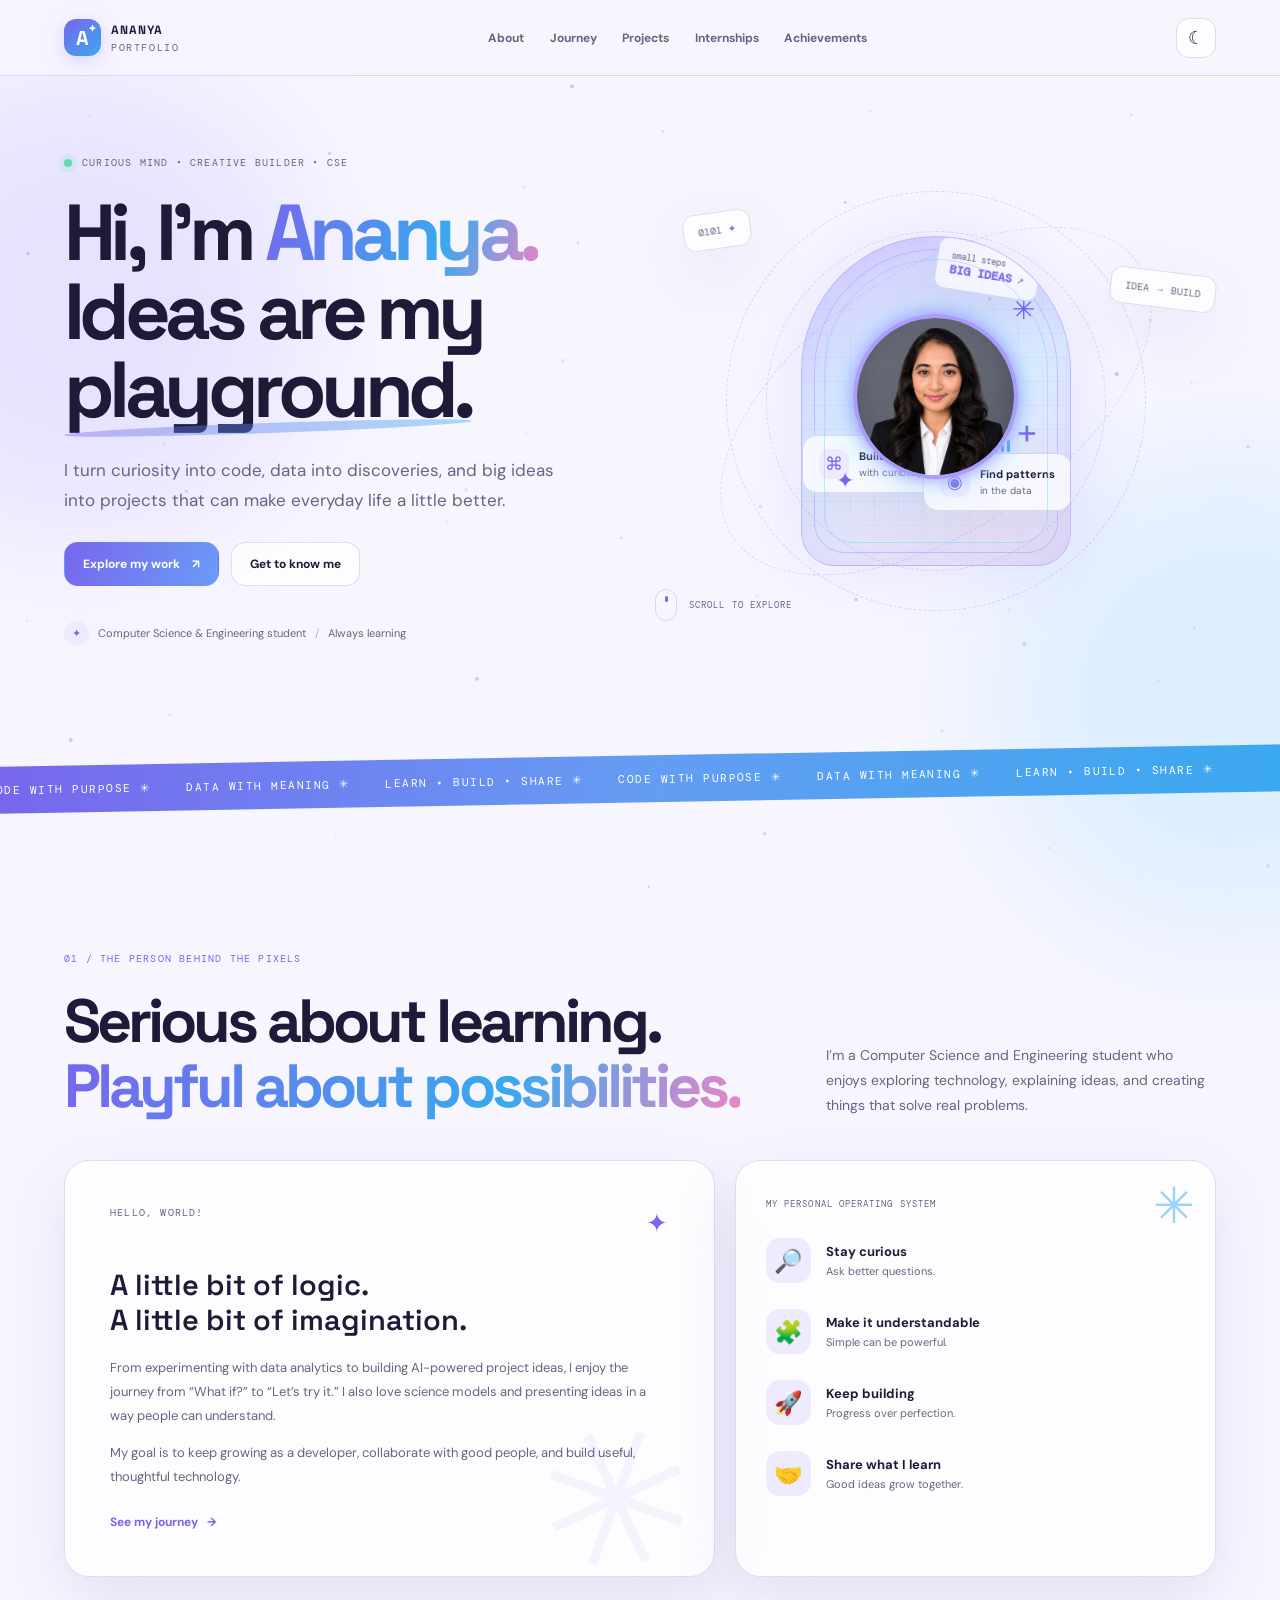
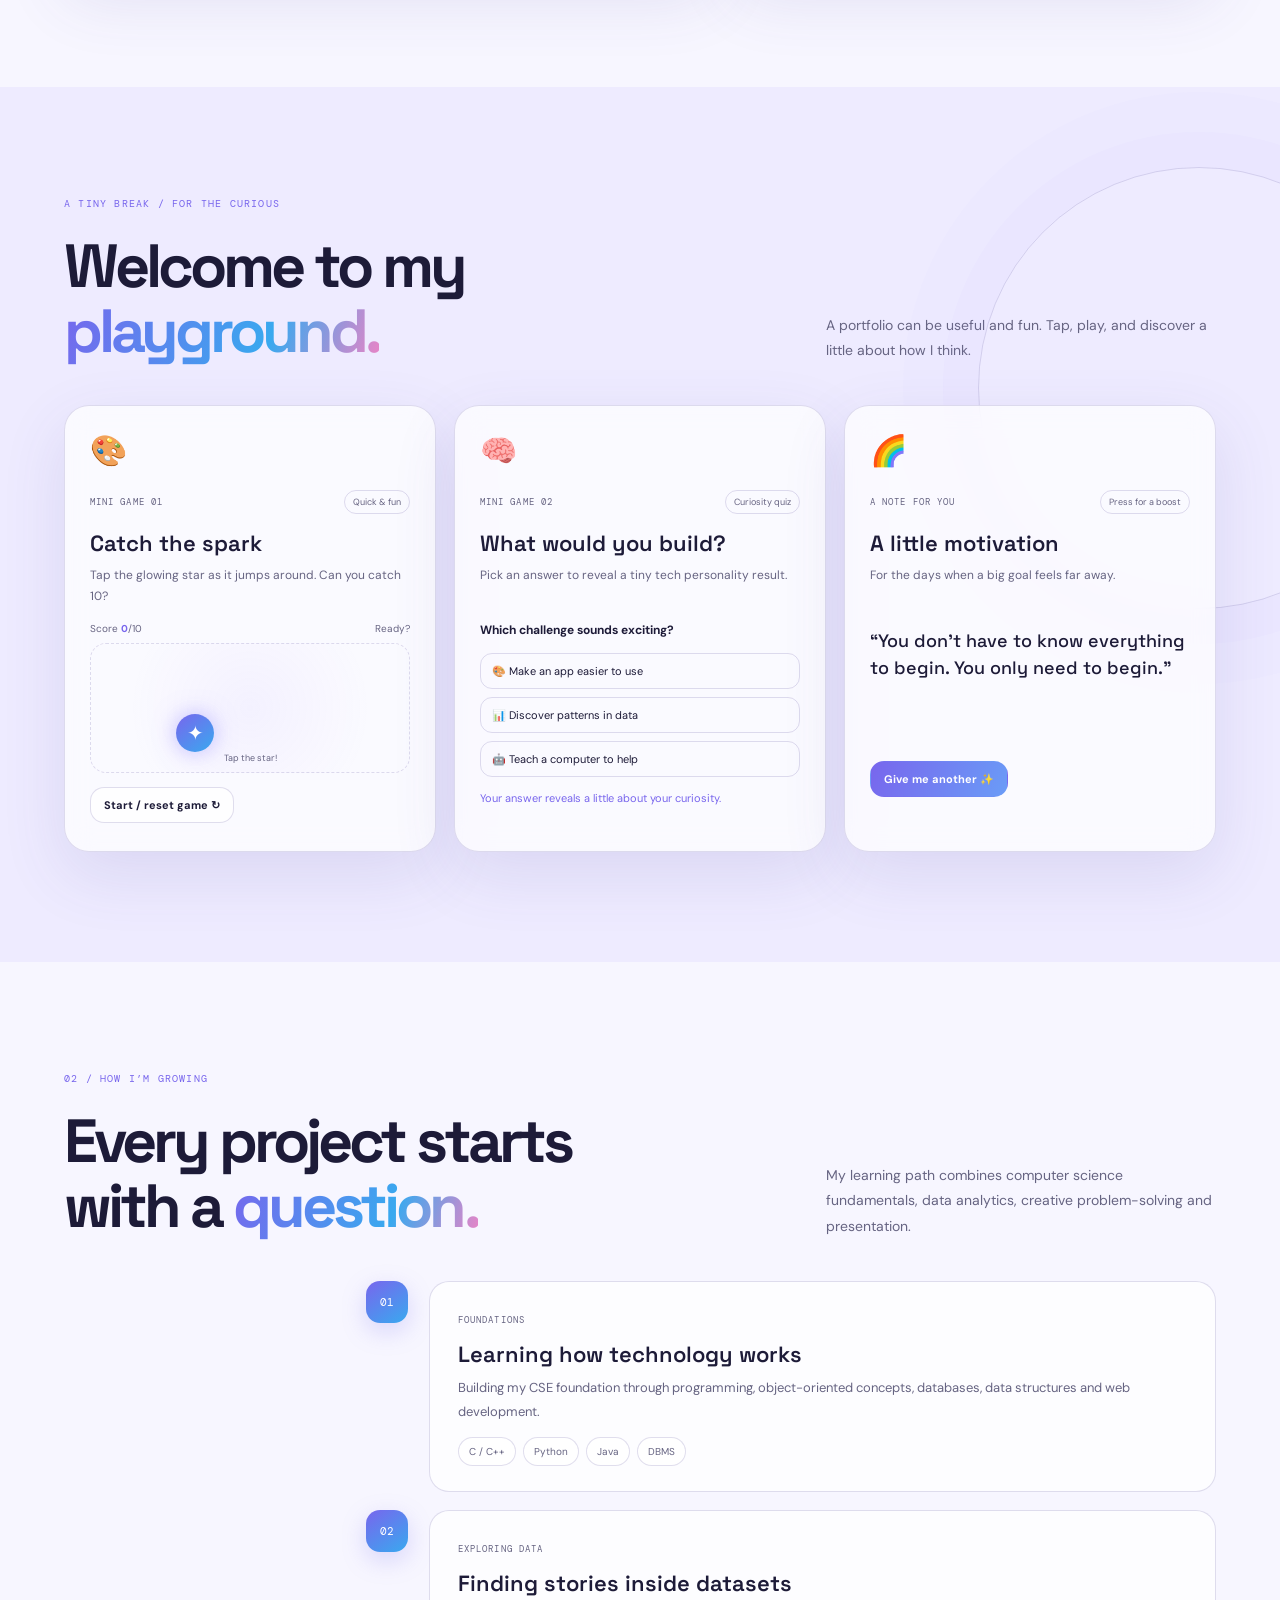
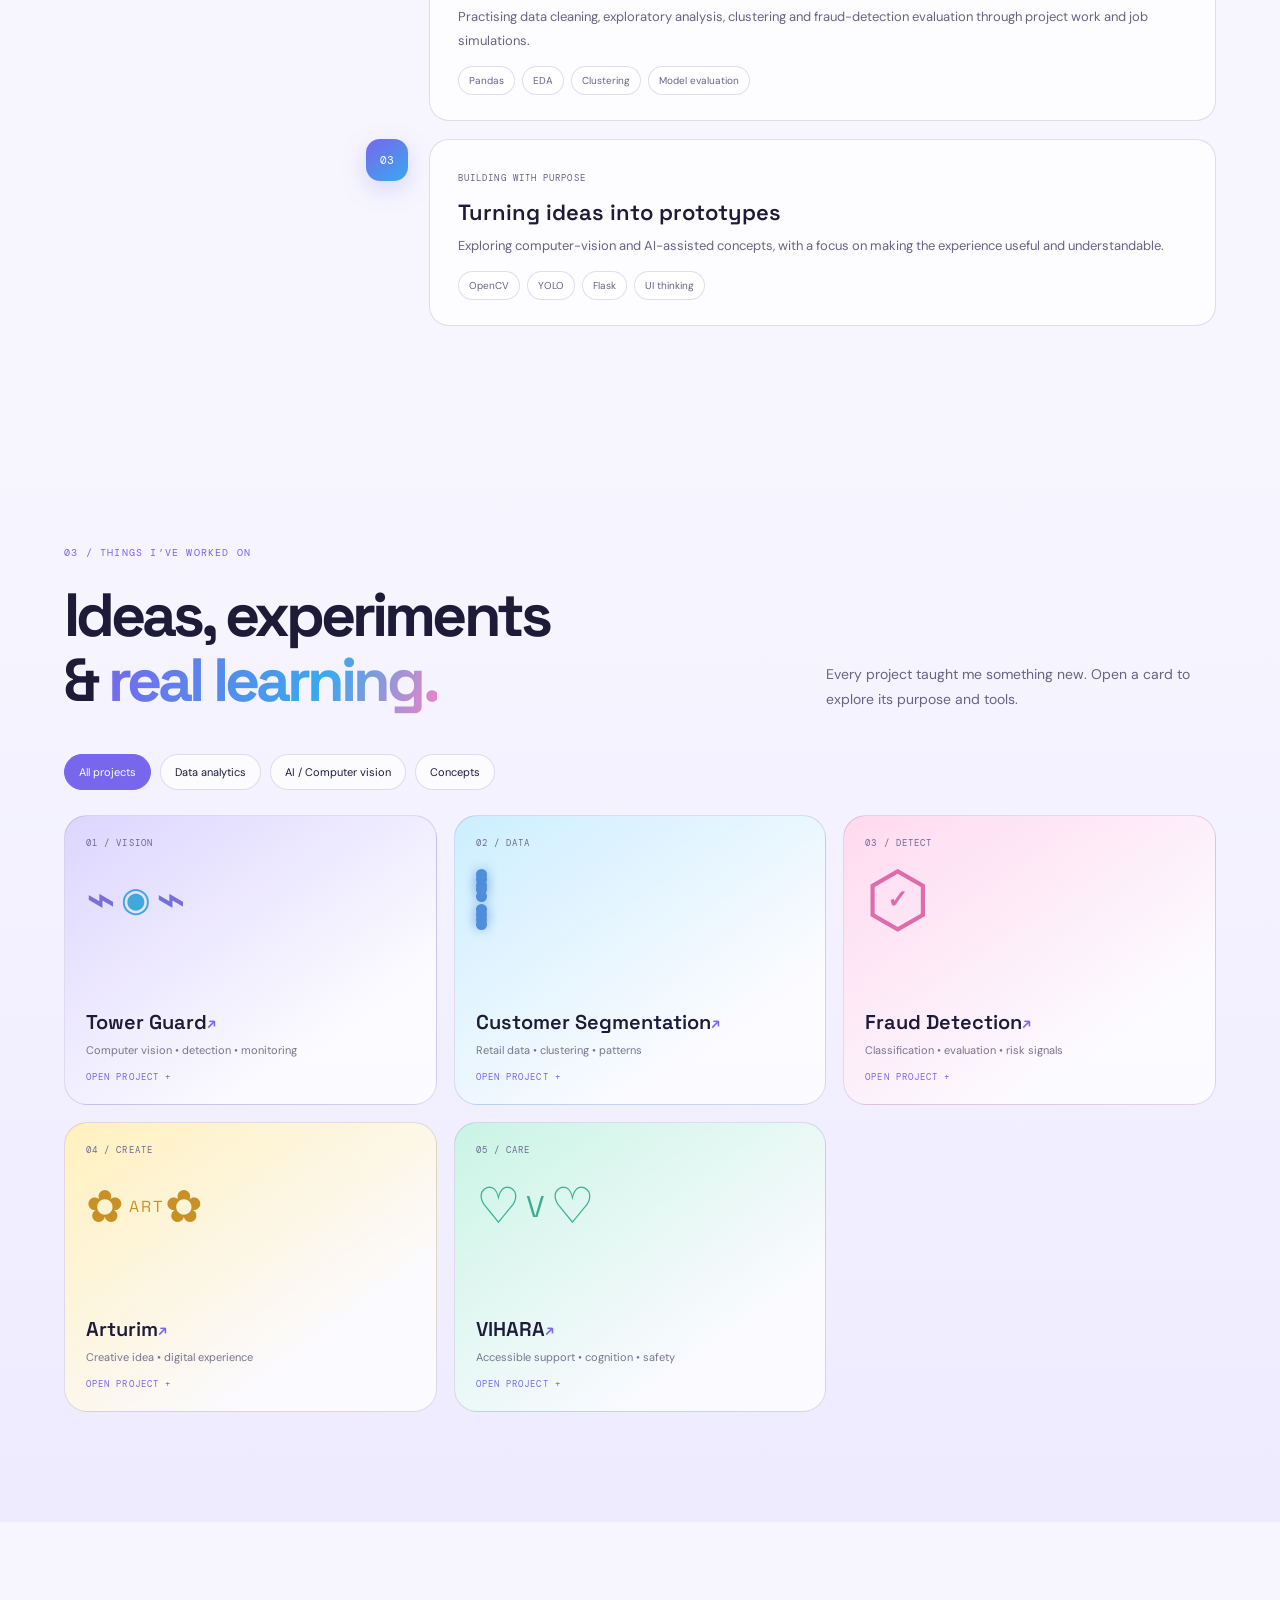
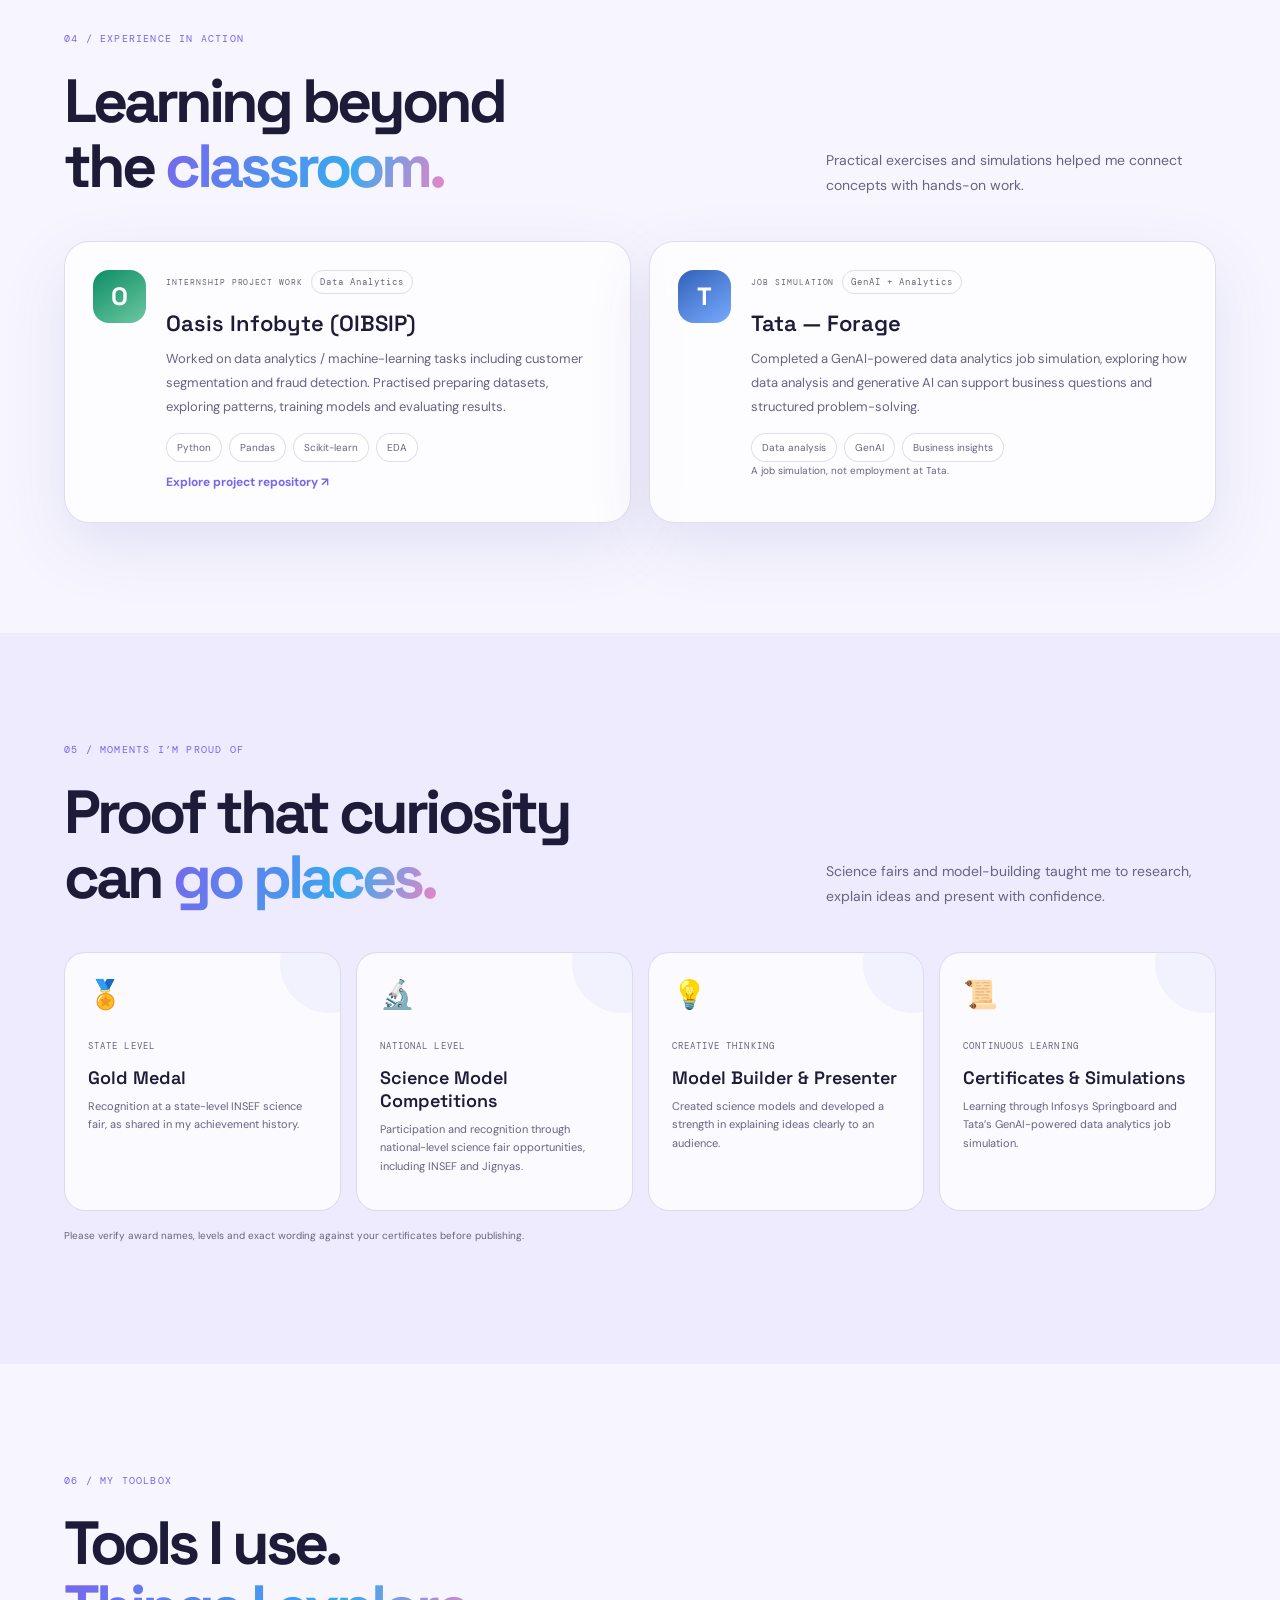
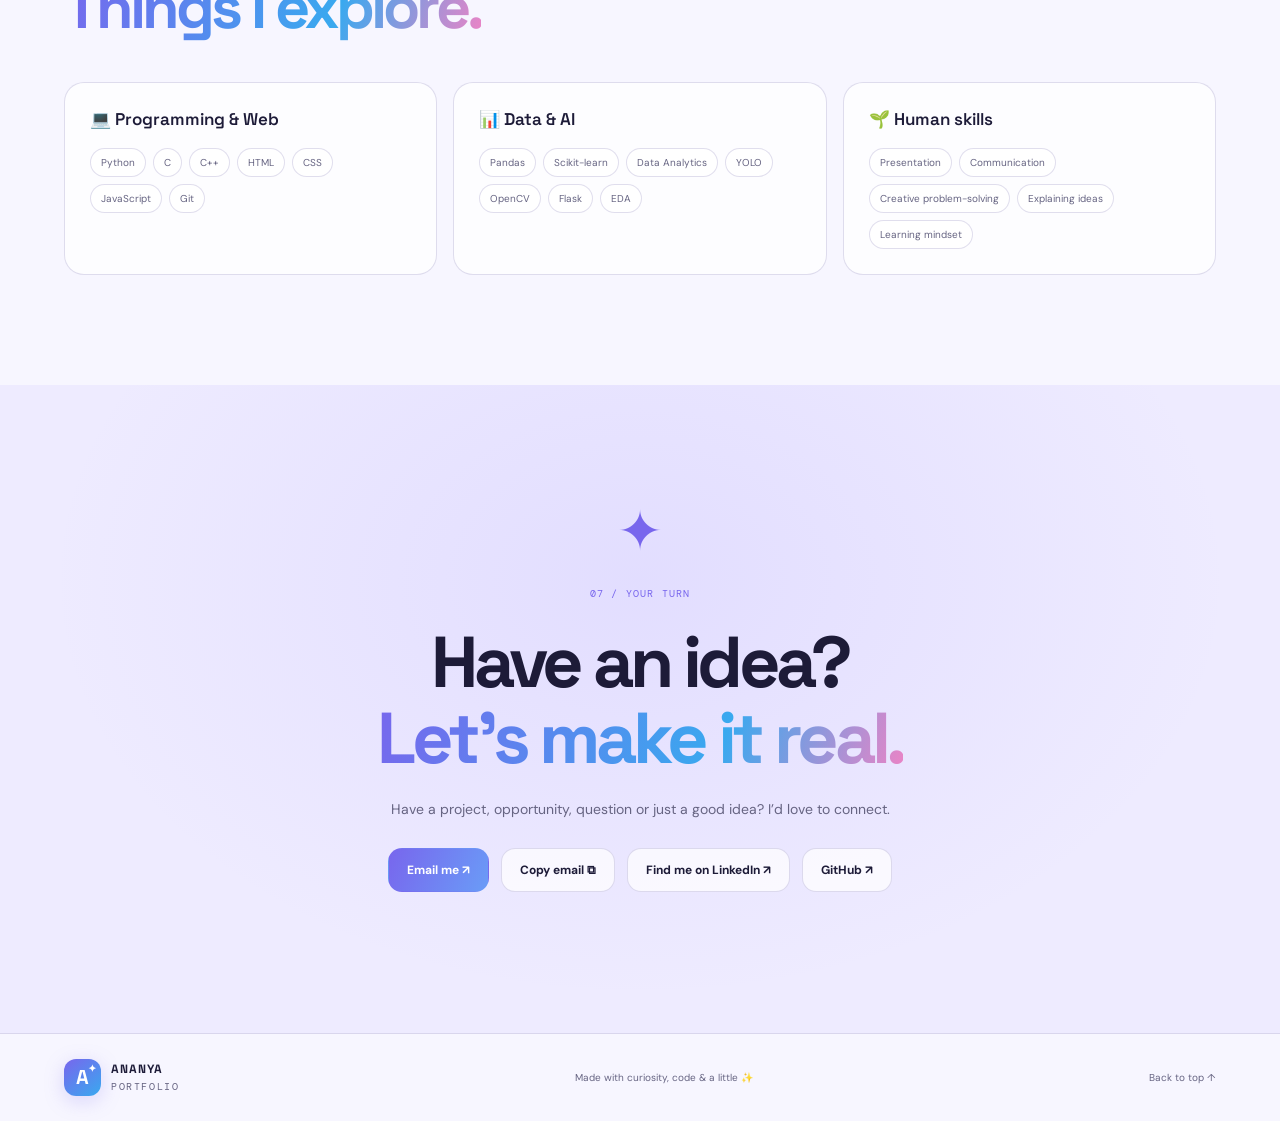
<file: index.html>
<!doctype html>
<html lang="en">
<head>
  <meta charset="utf-8">
  <meta name="viewport" content="width=device-width, initial-scale=1">
  <meta name="theme-color" content="#f5f3ff">
  <meta name="description" content="Ananya S Nayak — Computer Science student, data analytics enthusiast, builder and lifelong learner. Explore projects, internships, achievements and a little portfolio playground.">
  <title>Ananya S Nayak — Portfolio Playground</title>
  <link rel="stylesheet" href="style.css">
</head>
<body>
  <canvas id="stars" aria-hidden="true"></canvas>
  <div class="ambient ambient-one"></div><div class="ambient ambient-two"></div>
  <header class="topbar">
    <a class="brand" href="#home" aria-label="Ananya home"><span class="brand-mark">A<span>✦</span></span><span>ANANYA <small>PORTFOLIO</small></span></a>
    <nav id="nav" class="nav">
      <a href="#about">About</a><a href="#journey">Journey</a><a href="#projects">Projects</a><a href="#internships">Internships</a><a href="#achievements">Achievements</a>
    </nav>
    <div class="top-actions"><button id="themeToggle" class="icon-btn" aria-label="Switch theme" title="Switch theme">☾</button><button id="menuToggle" class="icon-btn menu-toggle" aria-label="Toggle navigation">☰</button></div>
  </header>

  <main>
    <section id="home" class="hero section-wrap">
      <div class="hero-copy">
        <div class="eyebrow"><span class="live-dot"></span> CURIOUS MIND • CREATIVE BUILDER • CSE</div>
        <h1>Hi, I’m <span class="gradient-text">Ananya.</span><br>Ideas are my<br><span class="scribble">playground.</span></h1>
        <p class="hero-lede">I turn curiosity into code, data into discoveries, and big ideas into projects that can make everyday life a little better.</p>
        <div class="hero-buttons"><a class="btn primary" href="#projects">Explore my work <span>↗</span></a><a class="btn secondary" href="#about">Get to know me</a></div>
        <div class="hero-note"><span class="avatar-dot">✦</span><span>Computer Science & Engineering student</span><span class="note-sep">/</span><span>Always learning</span></div>
      </div>
      <div class="hero-art" aria-label="Decorative interactive technology illustration">
        <div class="orbit orbit-a"></div><div class="orbit orbit-b"></div><div class="orbit orbit-c"></div>
        <div class="float-chip chip-top">0101 <span>✦</span></div><div class="float-chip chip-side">IDEA → BUILD</div>
        <div class="portal">
          <div class="portal-grid"></div><div class="portal-core"><div class="core-ring"></div><img src="profile.png" alt="Ananya S Nayak" class="profile-photo">
          <div class="portal-label"><span>CREATIVE MODE</span><span class="pulse-bars"><i></i><i></i><i></i><i></i></span></div>
        </div>
        <div class="float-card card-code"><span class="mini-icon">⌘</span><div><b>Build</b><small>with curiosity</small></div></div>
        <div class="float-card card-data"><span class="mini-icon">◉</span><div><b>Find patterns</b><small>in the data</small></div></div>
        <div class="spark spark-one">✳</div><div class="spark spark-two">✦</div><div class="spark spark-three">+</div>
        <div class="hero-sticker">small steps<br><b>BIG IDEAS</b> ↗</div>
      </div>
      <a class="scroll-cue" href="#about"><span></span> SCROLL TO EXPLORE</a>
    </section>

    <div class="ticker" aria-label="Portfolio interests"><div class="ticker-track"><span>CODE WITH PURPOSE ✳</span><span>DATA WITH MEANING ✳</span><span>LEARN • BUILD • SHARE ✳</span><span>CODE WITH PURPOSE ✳</span><span>DATA WITH MEANING ✳</span><span>LEARN • BUILD • SHARE ✳</span></div></div>

    <section id="about" class="section-wrap section-pad">
      <div class="section-kicker">01 / THE PERSON BEHIND THE PIXELS</div>
      <div class="section-heading"><h2>Serious about learning.<br><span class="gradient-text">Playful about possibilities.</span></h2><p class="section-intro">I’m a Computer Science and Engineering student who enjoys exploring technology, explaining ideas, and creating things that solve real problems.</p></div>
      <div class="about-grid">
        <article class="glass-card about-main"><div class="card-topline"><span>HELLO, WORLD!</span><span class="sticker-sm">✦</span></div><h3>A little bit of logic.<br>A little bit of imagination.</h3><p>From experimenting with data analytics to building AI-powered project ideas, I enjoy the journey from “What if?” to “Let’s try it.” I also love science models and presenting ideas in a way people can understand.</p><p>My goal is to keep growing as a developer, collaborate with good people, and build useful, thoughtful technology.</p><a class="text-link" href="#journey">See my journey <span>→</span></a></article>
        <article class="glass-card values-card"><div class="value-orbit">✳</div><span class="mini-label">MY PERSONAL OPERATING SYSTEM</span><div class="value-row"><span class="value-emoji">🔎</span><div><b>Stay curious</b><small>Ask better questions.</small></div></div><div class="value-row"><span class="value-emoji">🧩</span><div><b>Make it understandable</b><small>Simple can be powerful.</small></div></div><div class="value-row"><span class="value-emoji">🚀</span><div><b>Keep building</b><small>Progress over perfection.</small></div></div><div class="value-row"><span class="value-emoji">🤝</span><div><b>Share what I learn</b><small>Good ideas grow together.</small></div></div></article>
      </div>
    </section>

    <section id="playground" class="playground-section section-pad">
      <div class="section-wrap">
        <div class="section-kicker">A TINY BREAK / FOR THE CURIOUS</div>
        <div class="section-heading"><h2>Welcome to my <span class="gradient-text">playground.</span></h2><p class="section-intro">A portfolio can be useful and fun. Tap, play, and discover a little about how I think.</p></div>
        <div class="play-grid">
          <article class="game-card glass-card"><div class="game-icon">🎨</div><div class="game-head"><span class="mini-label">MINI GAME 01</span><span class="game-tag">Quick & fun</span></div><h3>Catch the spark</h3><p>Tap the glowing star as it jumps around. Can you catch 10?</p><div class="game-stats"><span>Score <b id="score">0</b>/10</span><span id="gameMessage">Ready?</span></div><div id="gameArena" class="game-arena"><button id="sparkTarget" class="spark-target" aria-label="Catch the spark">✦</button><span class="arena-hint">Tap the star!</span></div><button id="resetGame" class="btn secondary small-btn">Start / reset game ↻</button></article>
          <article class="game-card glass-card quiz-card"><div class="game-icon">🧠</div><div class="game-head"><span class="mini-label">MINI GAME 02</span><span class="game-tag">Curiosity quiz</span></div><h3>What would you build?</h3><p>Pick an answer to reveal a tiny tech personality result.</p><div id="quizQuestion" class="quiz-question">Which challenge sounds exciting?</div><div id="quizOptions" class="quiz-options"><button data-answer="create">🎨 Make an app easier to use</button><button data-answer="data">📊 Discover patterns in data</button><button data-answer="ai">🤖 Teach a computer to help</button></div><div id="quizResult" class="quiz-result" aria-live="polite">Your answer reveals a little about your curiosity.</div></article>
          <article class="game-card glass-card motivation-card"><div class="game-icon">🌈</div><div class="game-head"><span class="mini-label">A NOTE FOR YOU</span><span class="game-tag">Press for a boost</span></div><h3>A little motivation</h3><p>For the days when a big goal feels far away.</p><div id="quoteBox" class="quote-box">“You don’t have to know everything to begin. You only need to begin.”</div><button id="newQuote" class="btn primary small-btn">Give me another ✨</button></article>
        </div>
      </div>
    </section>

    <section id="journey" class="section-wrap section-pad">
      <div class="section-kicker">02 / HOW I’M GROWING</div><div class="section-heading"><h2>Every project starts<br>with a <span class="gradient-text">question.</span></h2><p class="section-intro">My learning path combines computer science fundamentals, data analytics, creative problem-solving and presentation.</p></div>
      <div class="timeline">
        <div class="timeline-item"><div class="timeline-dot">01</div><div class="timeline-card"><span class="mini-label">FOUNDATIONS</span><h3>Learning how technology works</h3><p>Building my CSE foundation through programming, object-oriented concepts, databases, data structures and web development.</p><div class="tag-row"><span>C / C++</span><span>Python</span><span>Java</span><span>DBMS</span></div></div></div>
        <div class="timeline-item"><div class="timeline-dot">02</div><div class="timeline-card"><span class="mini-label">EXPLORING DATA</span><h3>Finding stories inside datasets</h3><p>Practising data cleaning, exploratory analysis, clustering and fraud-detection evaluation through project work and job simulations.</p><div class="tag-row"><span>Pandas</span><span>EDA</span><span>Clustering</span><span>Model evaluation</span></div></div></div>
        <div class="timeline-item"><div class="timeline-dot">03</div><div class="timeline-card"><span class="mini-label">BUILDING WITH PURPOSE</span><h3>Turning ideas into prototypes</h3><p>Exploring computer-vision and AI-assisted concepts, with a focus on making the experience useful and understandable.</p><div class="tag-row"><span>OpenCV</span><span>YOLO</span><span>Flask</span><span>UI thinking</span></div></div></div>
      </div>
    </section>

    <section id="projects" class="projects-section section-pad"><div class="section-wrap">
      <div class="section-kicker">03 / THINGS I’VE WORKED ON</div><div class="section-heading"><h2>Ideas, experiments<br>& <span class="gradient-text">real learning.</span></h2><p class="section-intro">Every project taught me something new. Open a card to explore its purpose and tools.</p></div>
      <div class="filter-row" role="group" aria-label="Filter projects"><button class="filter active" data-filter="all">All projects</button><button class="filter" data-filter="data">Data analytics</button><button class="filter" data-filter="ai">AI / Computer vision</button><button class="filter" data-filter="concept">Concepts</button></div>
      <div class="project-grid">
        <button class="project-card project-purple" data-category="ai" data-title="Tower Guard" data-type="AI / Computer Vision" data-description="A computer-vision project concept focused on detecting and monitoring activity from visual input. The project work explored object detection and connecting a model to a lightweight web interface." data-tools="YOLO · OpenCV · CVAT · Flask"><span class="project-number">01 / VISION</span><span class="project-art art-tower">⌁<span>◉</span>⌁</span><span class="project-title">Tower Guard <span>↗</span></span><span class="project-desc">Computer vision • detection • monitoring</span><span class="project-open">OPEN PROJECT +</span></button>
        <button class="project-card project-blue" data-category="data" data-title="Customer Segmentation" data-type="Data Analytics" data-description="An analytics project using online retail transaction data to explore customer groups with clustering. It helped practise data preparation, feature selection and comparing cluster inertia." data-tools="Python · Pandas · Scikit-learn · Matplotlib"><span class="project-number">02 / DATA</span><span class="project-art art-cluster"><i></i><i></i><i></i><i></i><i></i><i></i><i></i><i></i><i></i></span><span class="project-title">Customer Segmentation <span>↗</span></span><span class="project-desc">Retail data • clustering • patterns</span><span class="project-open">OPEN PROJECT +</span></button>
        <button class="project-card project-pink" data-category="data" data-title="Fraud Detection" data-type="Data Analytics / Machine Learning" data-description="A classification experiment exploring fraud detection, with attention to class imbalance and evaluation using metrics such as F1 score and ROC-AUC." data-tools="Python · Pandas · Scikit-learn · Model metrics"><span class="project-number">03 / DETECT</span><span class="project-art art-shield">⬡<b>✓</b></span><span class="project-title">Fraud Detection <span>↗</span></span><span class="project-desc">Classification • evaluation • risk signals</span><span class="project-open">OPEN PROJECT +</span></button>
        <button class="project-card project-yellow" data-category="concept" data-title="Arturim" data-type="Creative Marketplace Concept" data-description="A creative online marketplace concept for art and handmade expression. The idea explores how a simple digital experience could help people discover and share creative work." data-tools="Web design · HTML · CSS · JavaScript"><span class="project-number">04 / CREATE</span><span class="project-art art-art">✿<span>ART</span>✿</span><span class="project-title">Arturim <span>↗</span></span><span class="project-desc">Creative idea • digital experience</span><span class="project-open">OPEN PROJECT +</span></button>
        <button class="project-card project-green" data-category="concept" data-title="VIHARA" data-type="AI-assisted Elder Support Concept" data-description="An app concept for cognitive activities, voice assistance, caregiver-set reminders, activity tracking and safe-zone alerts for older adults. It is designed as supportive assistance, not a diagnostic or treatment tool." data-tools="AI concept · UX planning · Safety-first design"><span class="project-number">05 / CARE</span><span class="project-art art-vihara">♡<span>V</span>♡</span><span class="project-title">VIHARA <span>↗</span></span><span class="project-desc">Accessible support • cognition • safety</span><span class="project-open">OPEN PROJECT +</span></button>
      </div>
    </div></section>

    <section id="internships" class="section-wrap section-pad">
      <div class="section-kicker">04 / EXPERIENCE IN ACTION</div><div class="section-heading"><h2>Learning beyond<br>the <span class="gradient-text">classroom.</span></h2><p class="section-intro">Practical exercises and simulations helped me connect concepts with hands-on work.</p></div>
      <div class="experience-grid">
        <article class="experience-card glass-card"><div class="experience-logo oasis">O</div><div class="experience-content"><div class="experience-meta"><span>INTERNSHIP PROJECT WORK</span><span class="status-pill">Data Analytics</span></div><h3>Oasis Infobyte (OIBSIP)</h3><p>Worked on data analytics / machine-learning tasks including customer segmentation and fraud detection. Practised preparing datasets, exploring patterns, training models and evaluating results.</p><div class="tag-row"><span>Python</span><span>Pandas</span><span>Scikit-learn</span><span>EDA</span></div><a class="text-link" href="https://github.com/ananyasnayak11/OIBSIP" target="_blank" rel="noopener noreferrer">Explore project repository ↗</a></div></article>
        <article class="experience-card glass-card"><div class="experience-logo tata">T</div><div class="experience-content"><div class="experience-meta"><span>JOB SIMULATION</span><span class="status-pill">GenAI + Analytics</span></div><h3>Tata — Forage</h3><p>Completed a GenAI-powered data analytics job simulation, exploring how data analysis and generative AI can support business questions and structured problem-solving.</p><div class="tag-row"><span>Data analysis</span><span>GenAI</span><span>Business insights</span></div><p class="small-note">A job simulation, not employment at Tata.</p></div></article>
      </div>
    </section>

    <section id="achievements" class="achievement-section section-pad"><div class="section-wrap">
      <div class="section-kicker">05 / MOMENTS I’M PROUD OF</div><div class="section-heading"><h2>Proof that curiosity<br>can <span class="gradient-text">go places.</span></h2><p class="section-intro">Science fairs and model-building taught me to research, explain ideas and present with confidence.</p></div>
      <div class="achievement-grid">
        <article class="achievement-card"><span class="achievement-icon">🏅</span><span class="mini-label">STATE LEVEL</span><h3>Gold Medal</h3><p>Recognition at a state-level INSEF science fair, as shared in my achievement history.</p></article>
        <article class="achievement-card"><span class="achievement-icon">🔬</span><span class="mini-label">NATIONAL LEVEL</span><h3>Science Model Competitions</h3><p>Participation and recognition through national-level science fair opportunities, including INSEF and Jignyas.</p></article>
        <article class="achievement-card"><span class="achievement-icon">💡</span><span class="mini-label">CREATIVE THINKING</span><h3>Model Builder & Presenter</h3><p>Created science models and developed a strength in explaining ideas clearly to an audience.</p></article>
        <article class="achievement-card"><span class="achievement-icon">📜</span><span class="mini-label">CONTINUOUS LEARNING</span><h3>Certificates & Simulations</h3><p>Learning through Infosys Springboard and Tata’s GenAI-powered data analytics job simulation.</p></article>
      </div>
      <p class="small-note achievement-note">Please verify award names, levels and exact wording against your certificates before publishing.</p>
    </div></section>

    <section id="skills" class="section-wrap section-pad">
      <div class="section-kicker">06 / MY TOOLBOX</div><div class="section-heading"><h2>Tools I use.<br><span class="gradient-text">Things I explore.</span></h2></div>
      <div class="skills-board"><div class="skill-group"><h3>💻 Programming & Web</h3><div class="skill-cloud"><span>Python</span><span>C</span><span>C++</span><span>HTML</span><span>CSS</span><span>JavaScript</span><span>Git</span></div></div><div class="skill-group"><h3>📊 Data & AI</h3><div class="skill-cloud"><span>Pandas</span><span>Scikit-learn</span><span>Data Analytics</span><span>YOLO</span><span>OpenCV</span><span>Flask</span><span>EDA</span></div></div><div class="skill-group"><h3>🌱 Human skills</h3><div class="skill-cloud"><span>Presentation</span><span>Communication</span><span>Creative problem-solving</span><span>Explaining ideas</span><span>Learning mindset</span></div></div></div>
    </section>

    <section id="contact" class="contact-section section-pad"><div class="section-wrap contact-inner"><div class="contact-spark">✦</div><div class="section-kicker">07 / YOUR TURN</div><h2>Have an idea?<br><span class="gradient-text">Let’s make it real.</span></h2><p>Have a project, opportunity, question or just a good idea? I’d love to connect.</p><div class="contact-actions"><a class="btn primary" href="mailto:ananyasnayak18@gmail.com">Email me ↗</a><button id="copyEmail" class="btn secondary">Copy email ⧉</button><a class="btn secondary" href="https://www.linkedin.com/" target="_blank" rel="noopener noreferrer">Find me on LinkedIn ↗</a><a class="btn secondary" href="https://github.com/ananyasnayak11" target="_blank" rel="noopener noreferrer">GitHub ↗</a></div><div id="copyStatus" class="copy-status" aria-live="polite"></div></div></section>
  </main>
  <footer class="footer"><a class="brand" href="#home"><span class="brand-mark">A<span>✦</span></span><span>ANANYA <small>PORTFOLIO</small></span></a><span>Made with curiosity, code & a little ✨</span><a href="#home">Back to top ↑</a></footer>

  <dialog id="projectDialog" class="project-dialog"><button class="dialog-close" id="dialogClose" aria-label="Close project details">×</button><span id="dialogType" class="mini-label"></span><h2 id="dialogTitle"></h2><p id="dialogDescription"></p><div id="dialogTools" class="tag-row"></div><div class="dialog-footer">Every experiment is a step forward. ✦</div></dialog>
  <div id="toast" class="toast" role="status" aria-live="polite"></div>
  <script src="script.js"></script>
</body>
</html>
</file>
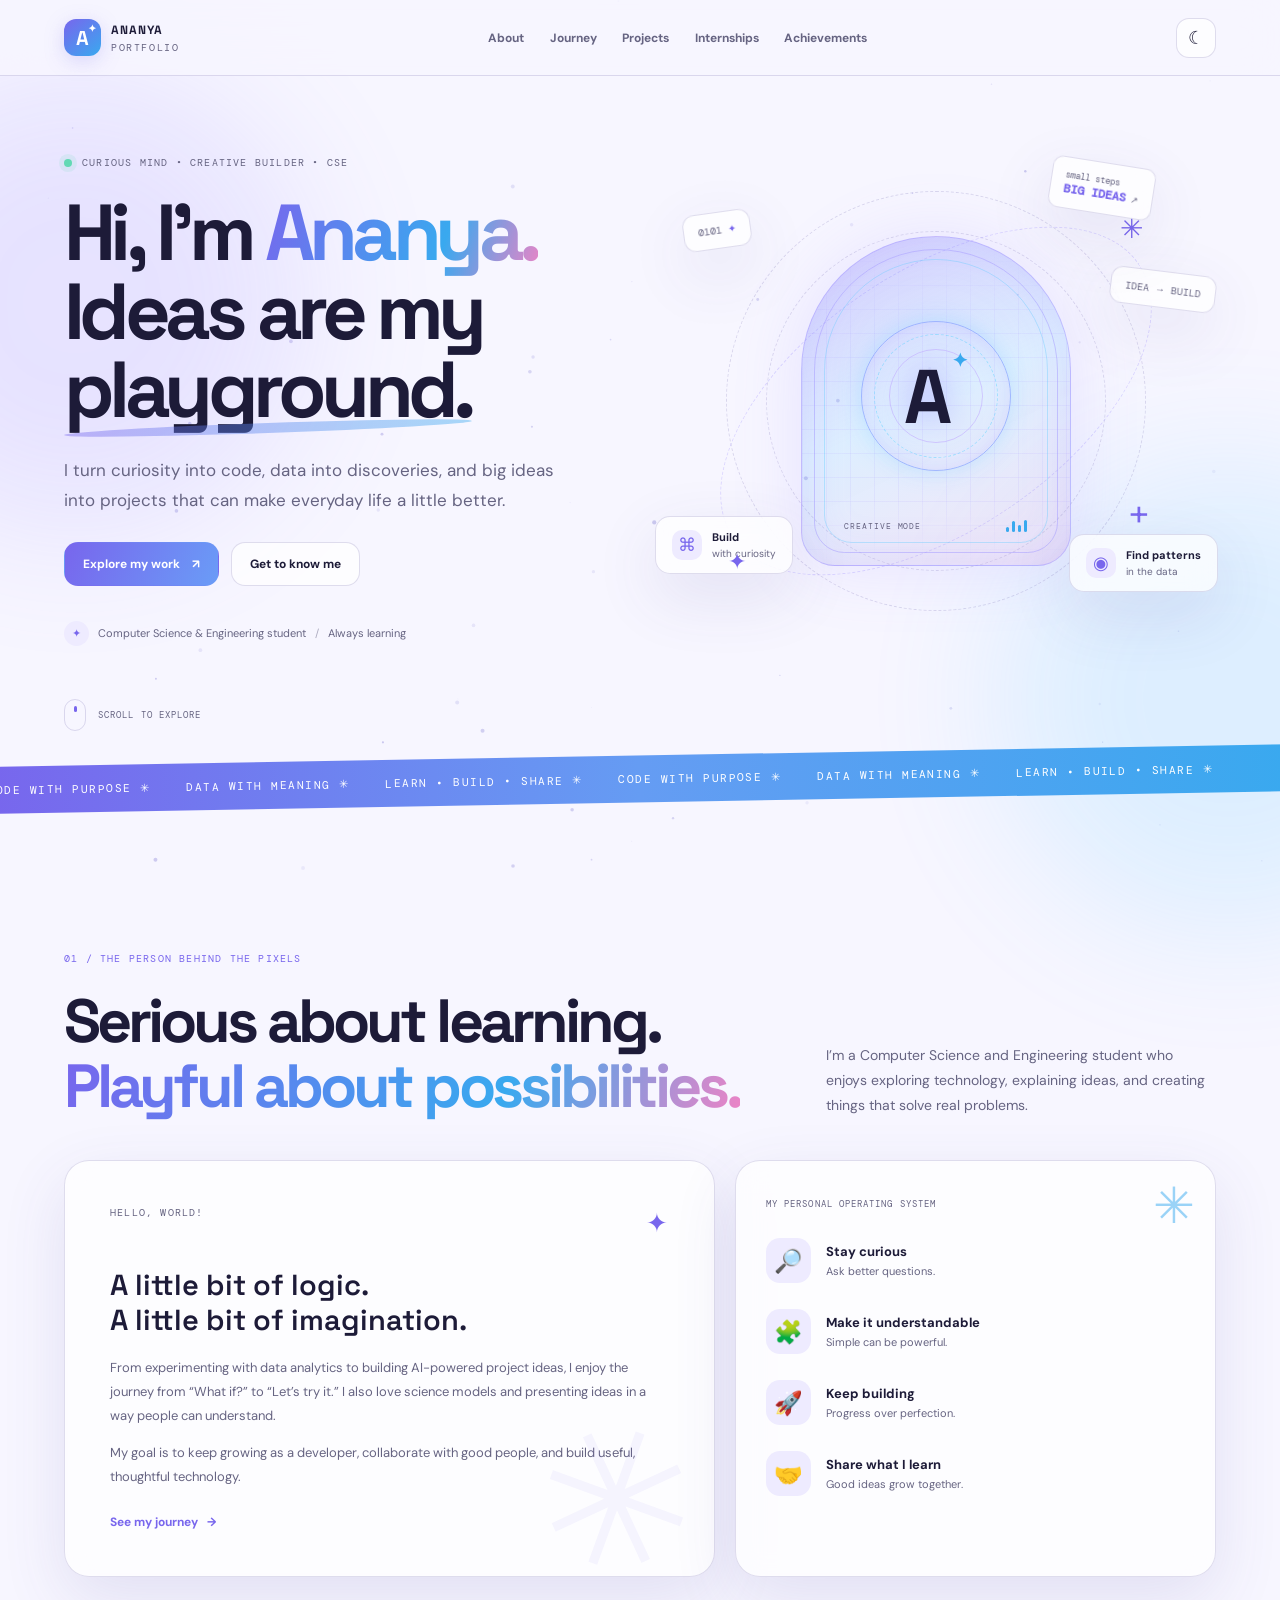
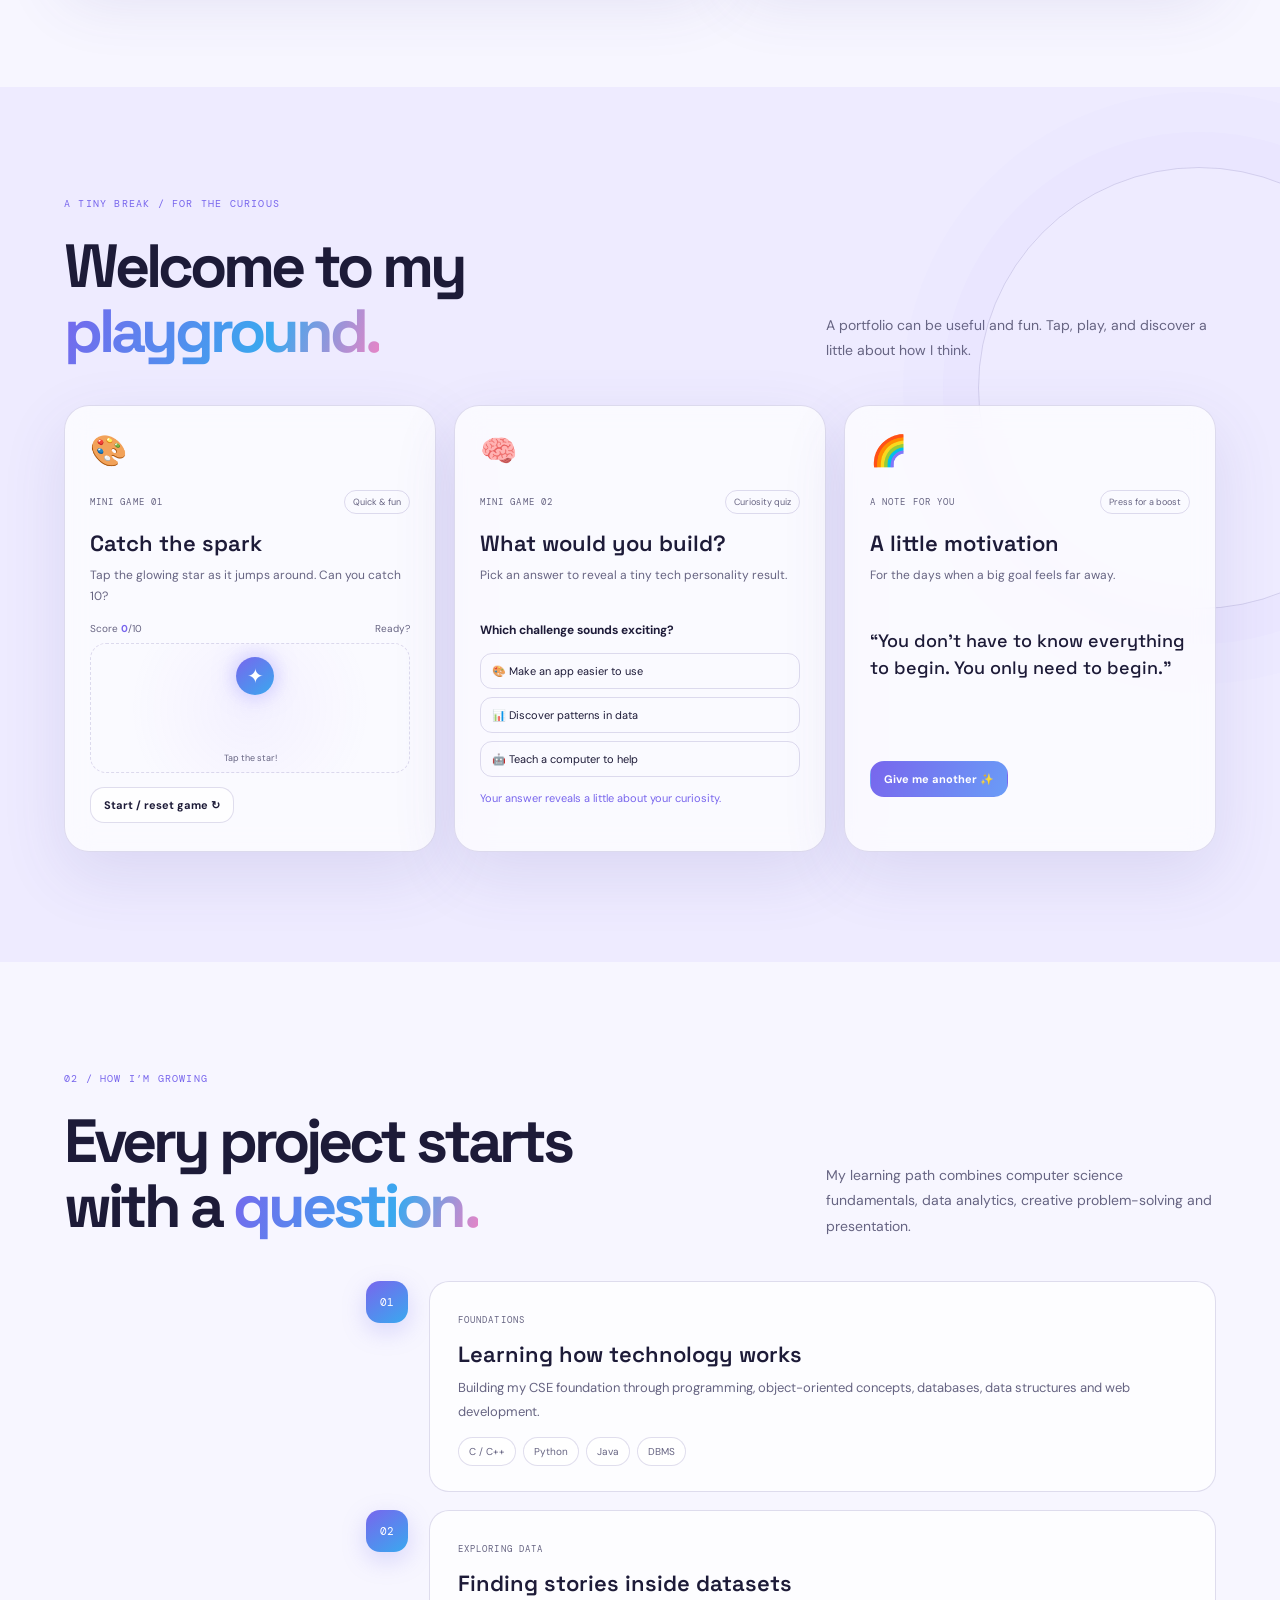
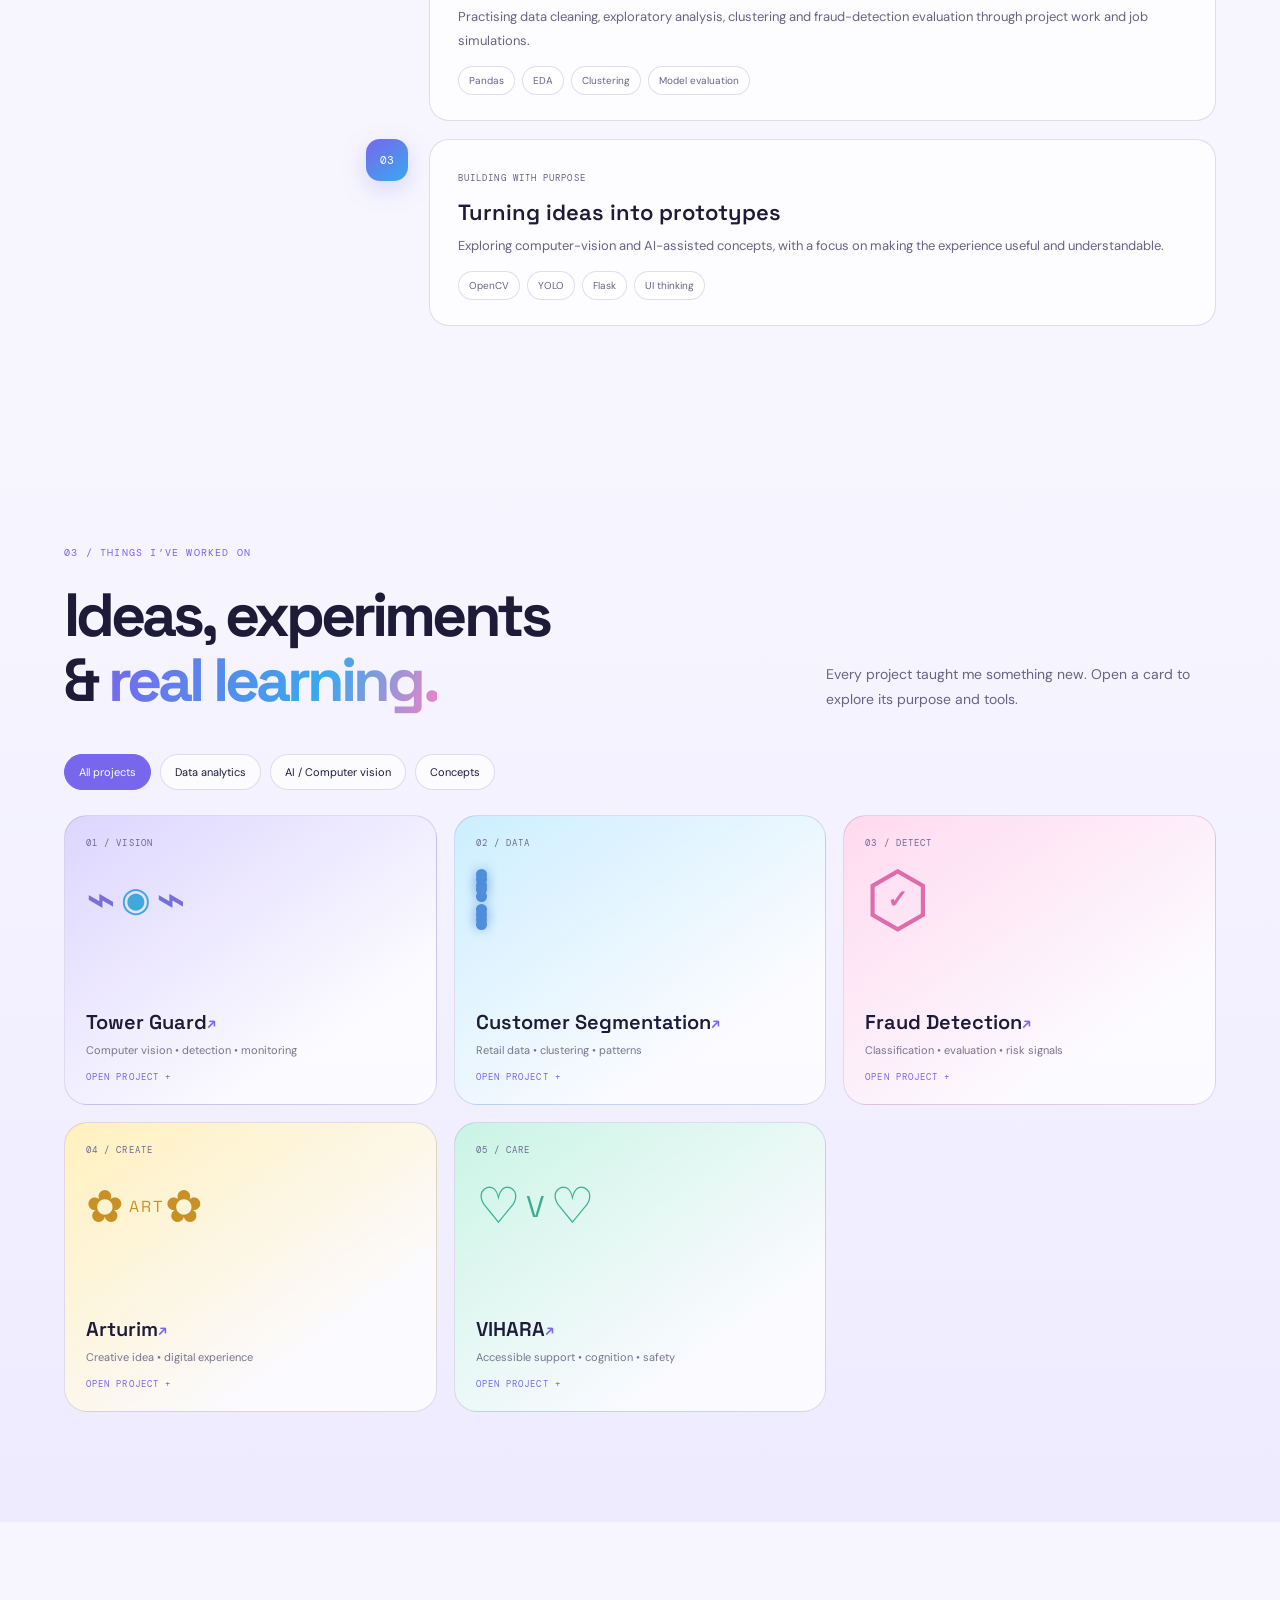
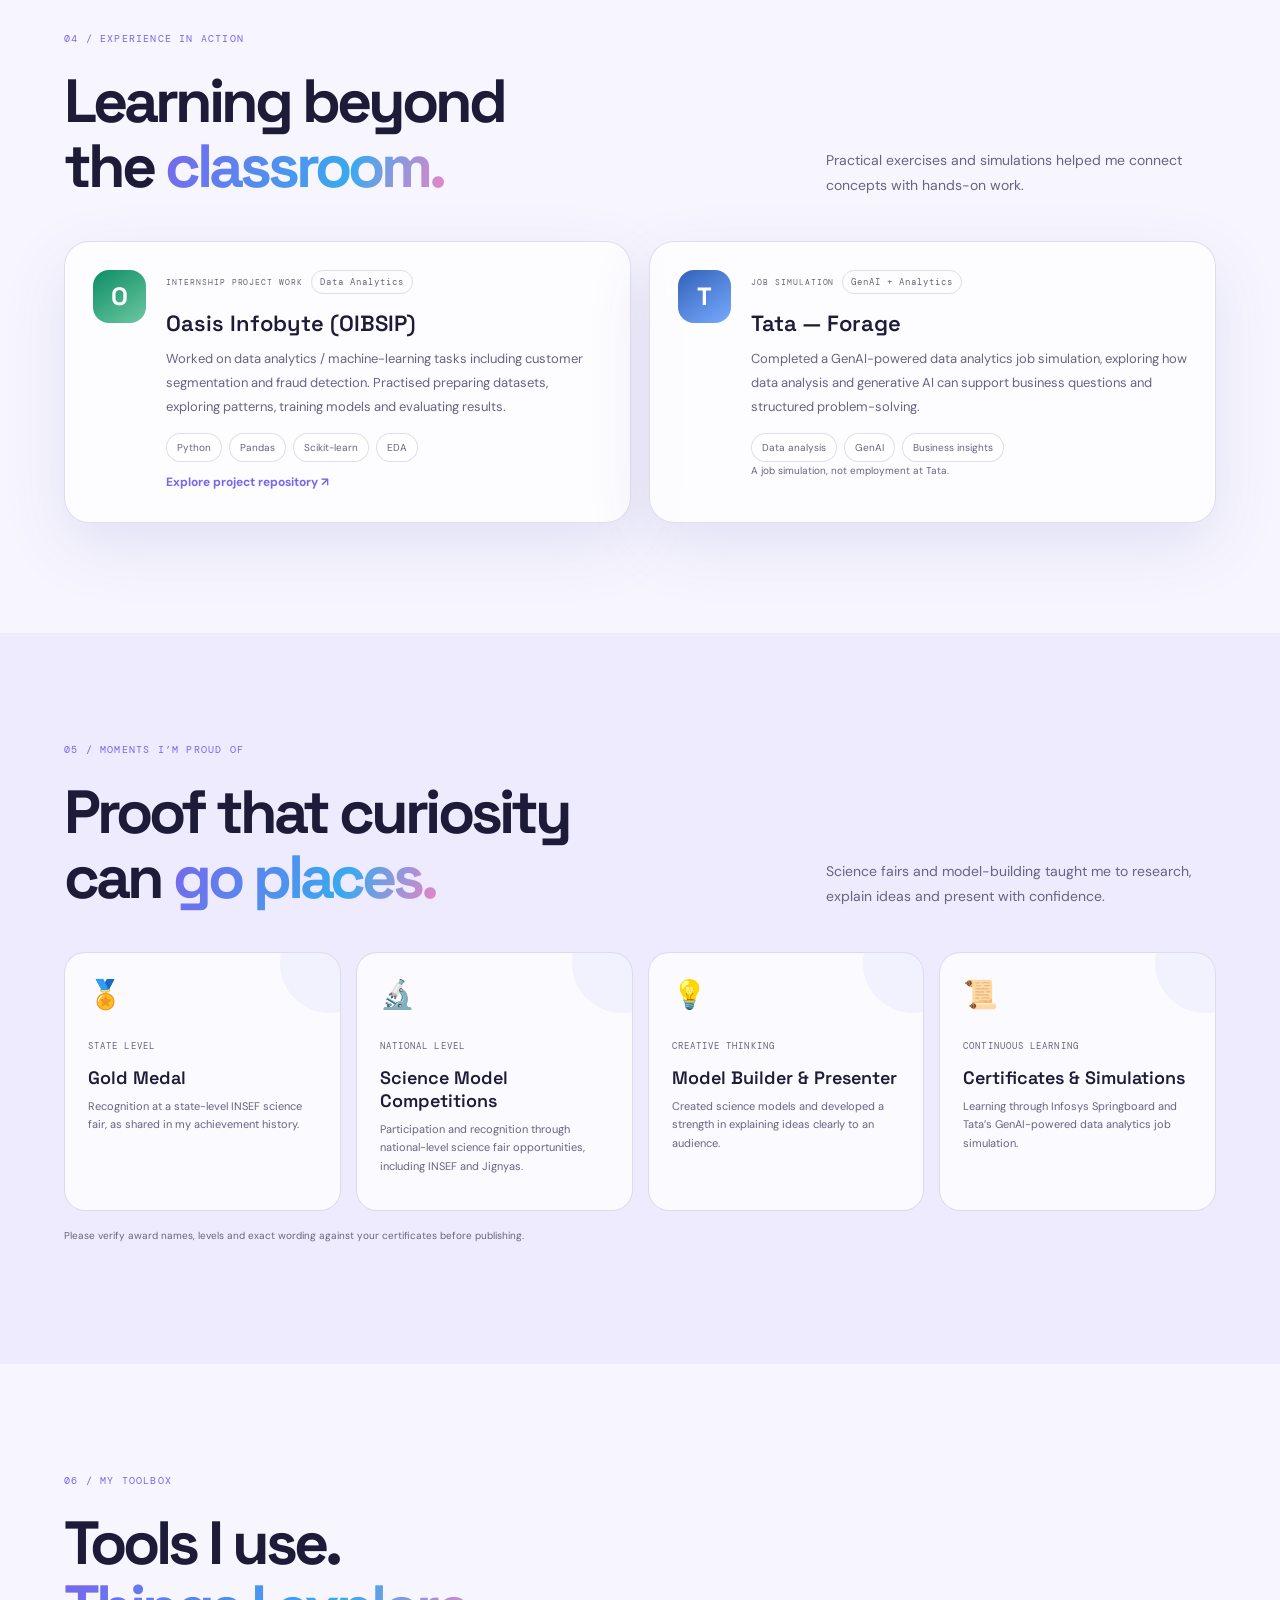
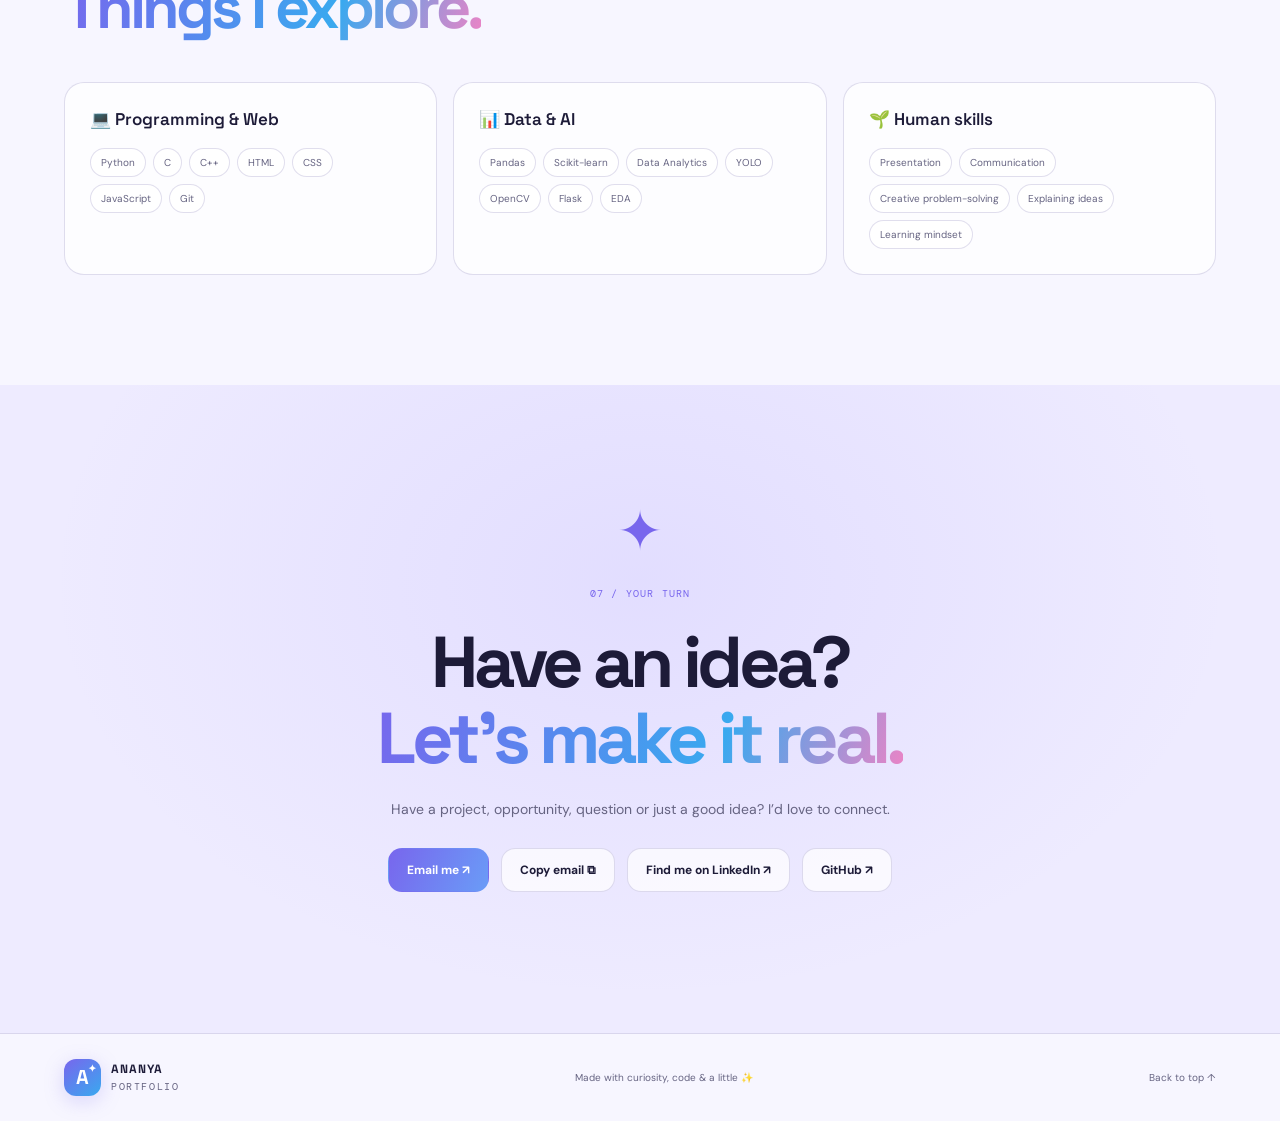
<file: ananya_portfolio_studio/index.html>
<!doctype html>
<html lang="en">
<head>
  <meta charset="utf-8">
  <meta name="viewport" content="width=device-width, initial-scale=1">
  <meta name="theme-color" content="#f5f3ff">
  <meta name="description" content="Ananya S Nayak — Computer Science student, data analytics enthusiast, builder and lifelong learner. Explore projects, internships, achievements and a little portfolio playground.">
  <title>Ananya S Nayak — Portfolio Playground</title>
  <link rel="stylesheet" href="style.css">
</head>
<body>
  <canvas id="stars" aria-hidden="true"></canvas>
  <div class="ambient ambient-one"></div><div class="ambient ambient-two"></div>
  <header class="topbar">
    <a class="brand" href="#home" aria-label="Ananya home"><span class="brand-mark">A<span>✦</span></span><span>ANANYA <small>PORTFOLIO</small></span></a>
    <nav id="nav" class="nav">
      <a href="#about">About</a><a href="#journey">Journey</a><a href="#projects">Projects</a><a href="#internships">Internships</a><a href="#achievements">Achievements</a>
    </nav>
    <div class="top-actions"><button id="themeToggle" class="icon-btn" aria-label="Switch theme" title="Switch theme">☾</button><button id="menuToggle" class="icon-btn menu-toggle" aria-label="Toggle navigation">☰</button></div>
  </header>

  <main>
    <section id="home" class="hero section-wrap">
      <div class="hero-copy">
        <div class="eyebrow"><span class="live-dot"></span> CURIOUS MIND • CREATIVE BUILDER • CSE</div>
        <h1>Hi, I’m <span class="gradient-text">Ananya.</span><br>Ideas are my<br><span class="scribble">playground.</span></h1>
        <p class="hero-lede">I turn curiosity into code, data into discoveries, and big ideas into projects that can make everyday life a little better.</p>
        <div class="hero-buttons"><a class="btn primary" href="#projects">Explore my work <span>↗</span></a><a class="btn secondary" href="#about">Get to know me</a></div>
        <div class="hero-note"><span class="avatar-dot">✦</span><span>Computer Science & Engineering student</span><span class="note-sep">/</span><span>Always learning</span></div>
      </div>
      <div class="hero-art" aria-label="Decorative interactive technology illustration">
        <div class="orbit orbit-a"></div><div class="orbit orbit-b"></div><div class="orbit orbit-c"></div>
        <div class="float-chip chip-top">0101 <span>✦</span></div><div class="float-chip chip-side">IDEA → BUILD</div>
        <div class="portal">
          <div class="portal-grid"></div><div class="portal-core"><div class="core-ring"></div><div class="core-letter">A<span>✦</span></div></div>
          <div class="portal-label"><span>CREATIVE MODE</span><span class="pulse-bars"><i></i><i></i><i></i><i></i></span></div>
        </div>
        <div class="float-card card-code"><span class="mini-icon">⌘</span><div><b>Build</b><small>with curiosity</small></div></div>
        <div class="float-card card-data"><span class="mini-icon">◉</span><div><b>Find patterns</b><small>in the data</small></div></div>
        <div class="spark spark-one">✳</div><div class="spark spark-two">✦</div><div class="spark spark-three">+</div>
        <div class="hero-sticker">small steps<br><b>BIG IDEAS</b> ↗</div>
      </div>
      <a class="scroll-cue" href="#about"><span></span> SCROLL TO EXPLORE</a>
    </section>

    <div class="ticker" aria-label="Portfolio interests"><div class="ticker-track"><span>CODE WITH PURPOSE ✳</span><span>DATA WITH MEANING ✳</span><span>LEARN • BUILD • SHARE ✳</span><span>CODE WITH PURPOSE ✳</span><span>DATA WITH MEANING ✳</span><span>LEARN • BUILD • SHARE ✳</span></div></div>

    <section id="about" class="section-wrap section-pad">
      <div class="section-kicker">01 / THE PERSON BEHIND THE PIXELS</div>
      <div class="section-heading"><h2>Serious about learning.<br><span class="gradient-text">Playful about possibilities.</span></h2><p class="section-intro">I’m a Computer Science and Engineering student who enjoys exploring technology, explaining ideas, and creating things that solve real problems.</p></div>
      <div class="about-grid">
        <article class="glass-card about-main"><div class="card-topline"><span>HELLO, WORLD!</span><span class="sticker-sm">✦</span></div><h3>A little bit of logic.<br>A little bit of imagination.</h3><p>From experimenting with data analytics to building AI-powered project ideas, I enjoy the journey from “What if?” to “Let’s try it.” I also love science models and presenting ideas in a way people can understand.</p><p>My goal is to keep growing as a developer, collaborate with good people, and build useful, thoughtful technology.</p><a class="text-link" href="#journey">See my journey <span>→</span></a></article>
        <article class="glass-card values-card"><div class="value-orbit">✳</div><span class="mini-label">MY PERSONAL OPERATING SYSTEM</span><div class="value-row"><span class="value-emoji">🔎</span><div><b>Stay curious</b><small>Ask better questions.</small></div></div><div class="value-row"><span class="value-emoji">🧩</span><div><b>Make it understandable</b><small>Simple can be powerful.</small></div></div><div class="value-row"><span class="value-emoji">🚀</span><div><b>Keep building</b><small>Progress over perfection.</small></div></div><div class="value-row"><span class="value-emoji">🤝</span><div><b>Share what I learn</b><small>Good ideas grow together.</small></div></div></article>
      </div>
    </section>

    <section id="playground" class="playground-section section-pad">
      <div class="section-wrap">
        <div class="section-kicker">A TINY BREAK / FOR THE CURIOUS</div>
        <div class="section-heading"><h2>Welcome to my <span class="gradient-text">playground.</span></h2><p class="section-intro">A portfolio can be useful and fun. Tap, play, and discover a little about how I think.</p></div>
        <div class="play-grid">
          <article class="game-card glass-card"><div class="game-icon">🎨</div><div class="game-head"><span class="mini-label">MINI GAME 01</span><span class="game-tag">Quick & fun</span></div><h3>Catch the spark</h3><p>Tap the glowing star as it jumps around. Can you catch 10?</p><div class="game-stats"><span>Score <b id="score">0</b>/10</span><span id="gameMessage">Ready?</span></div><div id="gameArena" class="game-arena"><button id="sparkTarget" class="spark-target" aria-label="Catch the spark">✦</button><span class="arena-hint">Tap the star!</span></div><button id="resetGame" class="btn secondary small-btn">Start / reset game ↻</button></article>
          <article class="game-card glass-card quiz-card"><div class="game-icon">🧠</div><div class="game-head"><span class="mini-label">MINI GAME 02</span><span class="game-tag">Curiosity quiz</span></div><h3>What would you build?</h3><p>Pick an answer to reveal a tiny tech personality result.</p><div id="quizQuestion" class="quiz-question">Which challenge sounds exciting?</div><div id="quizOptions" class="quiz-options"><button data-answer="create">🎨 Make an app easier to use</button><button data-answer="data">📊 Discover patterns in data</button><button data-answer="ai">🤖 Teach a computer to help</button></div><div id="quizResult" class="quiz-result" aria-live="polite">Your answer reveals a little about your curiosity.</div></article>
          <article class="game-card glass-card motivation-card"><div class="game-icon">🌈</div><div class="game-head"><span class="mini-label">A NOTE FOR YOU</span><span class="game-tag">Press for a boost</span></div><h3>A little motivation</h3><p>For the days when a big goal feels far away.</p><div id="quoteBox" class="quote-box">“You don’t have to know everything to begin. You only need to begin.”</div><button id="newQuote" class="btn primary small-btn">Give me another ✨</button></article>
        </div>
      </div>
    </section>

    <section id="journey" class="section-wrap section-pad">
      <div class="section-kicker">02 / HOW I’M GROWING</div><div class="section-heading"><h2>Every project starts<br>with a <span class="gradient-text">question.</span></h2><p class="section-intro">My learning path combines computer science fundamentals, data analytics, creative problem-solving and presentation.</p></div>
      <div class="timeline">
        <div class="timeline-item"><div class="timeline-dot">01</div><div class="timeline-card"><span class="mini-label">FOUNDATIONS</span><h3>Learning how technology works</h3><p>Building my CSE foundation through programming, object-oriented concepts, databases, data structures and web development.</p><div class="tag-row"><span>C / C++</span><span>Python</span><span>Java</span><span>DBMS</span></div></div></div>
        <div class="timeline-item"><div class="timeline-dot">02</div><div class="timeline-card"><span class="mini-label">EXPLORING DATA</span><h3>Finding stories inside datasets</h3><p>Practising data cleaning, exploratory analysis, clustering and fraud-detection evaluation through project work and job simulations.</p><div class="tag-row"><span>Pandas</span><span>EDA</span><span>Clustering</span><span>Model evaluation</span></div></div></div>
        <div class="timeline-item"><div class="timeline-dot">03</div><div class="timeline-card"><span class="mini-label">BUILDING WITH PURPOSE</span><h3>Turning ideas into prototypes</h3><p>Exploring computer-vision and AI-assisted concepts, with a focus on making the experience useful and understandable.</p><div class="tag-row"><span>OpenCV</span><span>YOLO</span><span>Flask</span><span>UI thinking</span></div></div></div>
      </div>
    </section>

    <section id="projects" class="projects-section section-pad"><div class="section-wrap">
      <div class="section-kicker">03 / THINGS I’VE WORKED ON</div><div class="section-heading"><h2>Ideas, experiments<br>& <span class="gradient-text">real learning.</span></h2><p class="section-intro">Every project taught me something new. Open a card to explore its purpose and tools.</p></div>
      <div class="filter-row" role="group" aria-label="Filter projects"><button class="filter active" data-filter="all">All projects</button><button class="filter" data-filter="data">Data analytics</button><button class="filter" data-filter="ai">AI / Computer vision</button><button class="filter" data-filter="concept">Concepts</button></div>
      <div class="project-grid">
        <button class="project-card project-purple" data-category="ai" data-title="Tower Guard" data-type="AI / Computer Vision" data-description="A computer-vision project concept focused on detecting and monitoring activity from visual input. The project work explored object detection and connecting a model to a lightweight web interface." data-tools="YOLO · OpenCV · CVAT · Flask"><span class="project-number">01 / VISION</span><span class="project-art art-tower">⌁<span>◉</span>⌁</span><span class="project-title">Tower Guard <span>↗</span></span><span class="project-desc">Computer vision • detection • monitoring</span><span class="project-open">OPEN PROJECT +</span></button>
        <button class="project-card project-blue" data-category="data" data-title="Customer Segmentation" data-type="Data Analytics" data-description="An analytics project using online retail transaction data to explore customer groups with clustering. It helped practise data preparation, feature selection and comparing cluster inertia." data-tools="Python · Pandas · Scikit-learn · Matplotlib"><span class="project-number">02 / DATA</span><span class="project-art art-cluster"><i></i><i></i><i></i><i></i><i></i><i></i><i></i><i></i><i></i></span><span class="project-title">Customer Segmentation <span>↗</span></span><span class="project-desc">Retail data • clustering • patterns</span><span class="project-open">OPEN PROJECT +</span></button>
        <button class="project-card project-pink" data-category="data" data-title="Fraud Detection" data-type="Data Analytics / Machine Learning" data-description="A classification experiment exploring fraud detection, with attention to class imbalance and evaluation using metrics such as F1 score and ROC-AUC." data-tools="Python · Pandas · Scikit-learn · Model metrics"><span class="project-number">03 / DETECT</span><span class="project-art art-shield">⬡<b>✓</b></span><span class="project-title">Fraud Detection <span>↗</span></span><span class="project-desc">Classification • evaluation • risk signals</span><span class="project-open">OPEN PROJECT +</span></button>
        <button class="project-card project-yellow" data-category="concept" data-title="Arturim" data-type="Creative Marketplace Concept" data-description="A creative online marketplace concept for art and handmade expression. The idea explores how a simple digital experience could help people discover and share creative work." data-tools="Web design · HTML · CSS · JavaScript"><span class="project-number">04 / CREATE</span><span class="project-art art-art">✿<span>ART</span>✿</span><span class="project-title">Arturim <span>↗</span></span><span class="project-desc">Creative idea • digital experience</span><span class="project-open">OPEN PROJECT +</span></button>
        <button class="project-card project-green" data-category="concept" data-title="VIHARA" data-type="AI-assisted Elder Support Concept" data-description="An app concept for cognitive activities, voice assistance, caregiver-set reminders, activity tracking and safe-zone alerts for older adults. It is designed as supportive assistance, not a diagnostic or treatment tool." data-tools="AI concept · UX planning · Safety-first design"><span class="project-number">05 / CARE</span><span class="project-art art-vihara">♡<span>V</span>♡</span><span class="project-title">VIHARA <span>↗</span></span><span class="project-desc">Accessible support • cognition • safety</span><span class="project-open">OPEN PROJECT +</span></button>
      </div>
    </div></section>

    <section id="internships" class="section-wrap section-pad">
      <div class="section-kicker">04 / EXPERIENCE IN ACTION</div><div class="section-heading"><h2>Learning beyond<br>the <span class="gradient-text">classroom.</span></h2><p class="section-intro">Practical exercises and simulations helped me connect concepts with hands-on work.</p></div>
      <div class="experience-grid">
        <article class="experience-card glass-card"><div class="experience-logo oasis">O</div><div class="experience-content"><div class="experience-meta"><span>INTERNSHIP PROJECT WORK</span><span class="status-pill">Data Analytics</span></div><h3>Oasis Infobyte (OIBSIP)</h3><p>Worked on data analytics / machine-learning tasks including customer segmentation and fraud detection. Practised preparing datasets, exploring patterns, training models and evaluating results.</p><div class="tag-row"><span>Python</span><span>Pandas</span><span>Scikit-learn</span><span>EDA</span></div><a class="text-link" href="https://github.com/ananyasnayak11/OIBSIP" target="_blank" rel="noopener noreferrer">Explore project repository ↗</a></div></article>
        <article class="experience-card glass-card"><div class="experience-logo tata">T</div><div class="experience-content"><div class="experience-meta"><span>JOB SIMULATION</span><span class="status-pill">GenAI + Analytics</span></div><h3>Tata — Forage</h3><p>Completed a GenAI-powered data analytics job simulation, exploring how data analysis and generative AI can support business questions and structured problem-solving.</p><div class="tag-row"><span>Data analysis</span><span>GenAI</span><span>Business insights</span></div><p class="small-note">A job simulation, not employment at Tata.</p></div></article>
      </div>
    </section>

    <section id="achievements" class="achievement-section section-pad"><div class="section-wrap">
      <div class="section-kicker">05 / MOMENTS I’M PROUD OF</div><div class="section-heading"><h2>Proof that curiosity<br>can <span class="gradient-text">go places.</span></h2><p class="section-intro">Science fairs and model-building taught me to research, explain ideas and present with confidence.</p></div>
      <div class="achievement-grid">
        <article class="achievement-card"><span class="achievement-icon">🏅</span><span class="mini-label">STATE LEVEL</span><h3>Gold Medal</h3><p>Recognition at a state-level INSEF science fair, as shared in my achievement history.</p></article>
        <article class="achievement-card"><span class="achievement-icon">🔬</span><span class="mini-label">NATIONAL LEVEL</span><h3>Science Model Competitions</h3><p>Participation and recognition through national-level science fair opportunities, including INSEF and Jignyas.</p></article>
        <article class="achievement-card"><span class="achievement-icon">💡</span><span class="mini-label">CREATIVE THINKING</span><h3>Model Builder & Presenter</h3><p>Created science models and developed a strength in explaining ideas clearly to an audience.</p></article>
        <article class="achievement-card"><span class="achievement-icon">📜</span><span class="mini-label">CONTINUOUS LEARNING</span><h3>Certificates & Simulations</h3><p>Learning through Infosys Springboard and Tata’s GenAI-powered data analytics job simulation.</p></article>
      </div>
      <p class="small-note achievement-note">Please verify award names, levels and exact wording against your certificates before publishing.</p>
    </div></section>

    <section id="skills" class="section-wrap section-pad">
      <div class="section-kicker">06 / MY TOOLBOX</div><div class="section-heading"><h2>Tools I use.<br><span class="gradient-text">Things I explore.</span></h2></div>
      <div class="skills-board"><div class="skill-group"><h3>💻 Programming & Web</h3><div class="skill-cloud"><span>Python</span><span>C</span><span>C++</span><span>HTML</span><span>CSS</span><span>JavaScript</span><span>Git</span></div></div><div class="skill-group"><h3>📊 Data & AI</h3><div class="skill-cloud"><span>Pandas</span><span>Scikit-learn</span><span>Data Analytics</span><span>YOLO</span><span>OpenCV</span><span>Flask</span><span>EDA</span></div></div><div class="skill-group"><h3>🌱 Human skills</h3><div class="skill-cloud"><span>Presentation</span><span>Communication</span><span>Creative problem-solving</span><span>Explaining ideas</span><span>Learning mindset</span></div></div></div>
    </section>

    <section id="contact" class="contact-section section-pad"><div class="section-wrap contact-inner"><div class="contact-spark">✦</div><div class="section-kicker">07 / YOUR TURN</div><h2>Have an idea?<br><span class="gradient-text">Let’s make it real.</span></h2><p>Have a project, opportunity, question or just a good idea? I’d love to connect.</p><div class="contact-actions"><a class="btn primary" href="mailto:ananyasnayak18@gmail.com">Email me ↗</a><button id="copyEmail" class="btn secondary">Copy email ⧉</button><a class="btn secondary" href="https://www.linkedin.com/" target="_blank" rel="noopener noreferrer">Find me on LinkedIn ↗</a><a class="btn secondary" href="https://github.com/ananyasnayak11" target="_blank" rel="noopener noreferrer">GitHub ↗</a></div><div id="copyStatus" class="copy-status" aria-live="polite"></div></div></section>
  </main>
  <footer class="footer"><a class="brand" href="#home"><span class="brand-mark">A<span>✦</span></span><span>ANANYA <small>PORTFOLIO</small></span></a><span>Made with curiosity, code & a little ✨</span><a href="#home">Back to top ↑</a></footer>

  <dialog id="projectDialog" class="project-dialog"><button class="dialog-close" id="dialogClose" aria-label="Close project details">×</button><span id="dialogType" class="mini-label"></span><h2 id="dialogTitle"></h2><p id="dialogDescription"></p><div id="dialogTools" class="tag-row"></div><div class="dialog-footer">Every experiment is a step forward. ✦</div></dialog>
  <div id="toast" class="toast" role="status" aria-live="polite"></div>
  <script src="script.js"></script>
</body>
</html>
</file>
<file: style.css>
@import url('https://fonts.googleapis.com/css2?family=DM+Mono:wght@400;500&family=DM+Sans:wght@400;500;600;700&family=Space+Grotesk:wght@400;500;600;700&display=swap');
:root{--bg:#f7f6ff;--bg2:#eeebff;--panel:rgba(255,255,255,.72);--ink:#1d1b38;--muted:#666482;--line:rgba(87,76,155,.18);--purple:#7866ed;--blue:#39a9ef;--pink:#ef83c5;--green:#83cdb6;--shadow:0 22px 65px rgba(76,62,155,.12);--nav:rgba(247,246,255,.82)}
[data-theme="dark"]{--bg:#111326;--bg2:#1b1c39;--panel:rgba(30,31,60,.76);--ink:#f4f2ff;--muted:#b6b5d5;--line:rgba(178,166,255,.2);--purple:#a99bff;--blue:#72ceff;--pink:#ff9bd9;--green:#9be4cd;--shadow:0 22px 65px rgba(0,0,0,.28);--nav:rgba(17,19,38,.84)}
*{box-sizing:border-box}html{scroll-behavior:smooth;scroll-padding-top:92px}body{margin:0;background:var(--bg);color:var(--ink);font-family:'DM Sans',sans-serif;overflow-x:hidden;transition:background .35s,color .35s}a{color:inherit;text-decoration:none}button{font:inherit;color:inherit}#stars{position:fixed;inset:0;width:100%;height:100%;pointer-events:none;z-index:-2;opacity:.7}.ambient{position:fixed;z-index:-1;width:36vw;height:36vw;min-width:260px;min-height:260px;border-radius:50%;filter:blur(70px);opacity:.16;pointer-events:none;animation:drift 18s ease-in-out infinite alternate}.ambient-one{background:#9381ff;top:8%;left:-12%}.ambient-two{background:#58c8ff;right:-14%;top:52%;animation-delay:-8s}@keyframes drift{to{transform:translate(10vw,7vh) scale(1.18)}}.topbar{height:76px;position:sticky;top:0;z-index:50;display:flex;align-items:center;justify-content:space-between;padding:0 clamp(18px,5vw,76px);background:var(--nav);backdrop-filter:blur(20px);border-bottom:1px solid var(--line)}.brand{display:flex;align-items:center;gap:10px;font-family:'Space Grotesk',sans-serif;font-weight:700;letter-spacing:.08em;font-size:12px}.brand small{display:block;font:10px 'DM Mono',monospace;letter-spacing:.16em;color:var(--muted);margin-top:3px}.brand-mark{width:37px;height:37px;border-radius:12px;display:grid;place-items:center;position:relative;background:linear-gradient(140deg,var(--purple),var(--blue));color:white;font-size:20px;box-shadow:0 5px 20px #8879ec44}.brand-mark span{font-size:10px;position:absolute;right:4px;top:3px}.nav{display:flex;gap:clamp(12px,2vw,30px);align-items:center}.nav a{font-size:12px;color:var(--muted);font-weight:700;position:relative;padding:10px 0}.nav a:after{content:"";position:absolute;bottom:2px;left:0;width:0;height:2px;background:linear-gradient(90deg,var(--purple),var(--blue));transition:width .25s}.nav a:hover,.nav a.active{color:var(--ink)}.nav a:hover:after,.nav a.active:after{width:100%}.top-actions{display:flex;gap:8px}.icon-btn{width:40px;height:40px;border-radius:13px;border:1px solid var(--line);background:var(--panel);cursor:pointer;font-size:18px;transition:.25s}.icon-btn:hover{transform:translateY(-3px);border-color:var(--purple)}.menu-toggle{display:none}.section-wrap{width:min(1160px,90%);margin-inline:auto}.section-pad{padding-top:110px;padding-bottom:110px}.hero{min-height:680px;display:grid;grid-template-columns:1fr 1fr;align-items:center;gap:30px;position:relative;padding-top:60px;padding-bottom:90px}.eyebrow,.section-kicker,.mini-label,.project-number,.project-open,.portal-label,.experience-meta,.scroll-cue{font:10px 'DM Mono',monospace;letter-spacing:.12em}.eyebrow{color:var(--muted);display:flex;align-items:center;gap:10px}.live-dot{width:8px;height:8px;border-radius:50%;background:#62d9b4;box-shadow:0 0 0 5px #62d9b422;animation:pulse 1.8s infinite}@keyframes pulse{50%{box-shadow:0 0 0 9px #62d9b400}}h1,h2,h3,p{margin-top:0}h1{font:700 clamp(48px,6.2vw,83px)/.99 'Space Grotesk',sans-serif;letter-spacing:-.07em;margin:25px 0}.gradient-text{background:linear-gradient(110deg,var(--purple),var(--blue) 65%,var(--pink));-webkit-background-clip:text;background-clip:text;color:transparent}.scribble{color:var(--ink);position:relative;display:inline-block}.scribble:after{content:"";position:absolute;height:10px;bottom:-3px;left:0;right:0;background:linear-gradient(90deg,var(--purple),var(--blue));opacity:.42;border-radius:50%;transform:rotate(-2deg)}.hero-lede{font-size:17px;line-height:1.8;color:var(--muted);max-width:510px}.hero-buttons,.contact-actions{display:flex;flex-wrap:wrap;gap:12px;margin-top:26px}.btn{display:inline-flex;align-items:center;justify-content:center;gap:12px;padding:13px 18px;border-radius:14px;border:1px solid var(--line);font-size:12px;font-weight:700;cursor:pointer;transition:transform .25s,box-shadow .25s,background .25s}.btn:hover{transform:translateY(-3px);box-shadow:var(--shadow)}.primary{background:linear-gradient(115deg,var(--purple),#6a9cf7);color:white;border-color:transparent}.secondary{background:var(--panel);color:var(--ink)}.hero-note{display:flex;align-items:center;gap:9px;margin-top:35px;color:var(--muted);font-size:11px}.avatar-dot{width:25px;height:25px;border-radius:50%;display:grid;place-items:center;background:var(--bg2);color:var(--purple)}.note-sep{opacity:.5}.hero-art{height:490px;position:relative;display:grid;place-items:center;isolation:isolate}.orbit{position:absolute;border:1px dashed var(--line);border-radius:50%;animation:spin 34s linear infinite}.orbit-a{width:420px;height:420px}.orbit-b{width:340px;height:340px;animation-direction:reverse;animation-duration:27s}.orbit-c{width:490px;height:260px;transform:rotate(-34deg);border-color:#9381ff45;animation:tilt 15s ease-in-out infinite alternate}@keyframes spin{to{transform:rotate(360deg)}}@keyframes tilt{to{transform:rotate(-20deg) scale(1.06)}}.portal{width:270px;height:330px;border:1px solid #a89dff99;border-radius:140px 140px 35px 35px;position:relative;overflow:hidden;background:linear-gradient(155deg,#8d7cfb55,#57c9ff28 50%,#ef83c526);box-shadow:inset 0 0 50px #9585ff2e,0 0 70px #8b7cff28;animation:portalFloat 5s ease-in-out infinite}.portal:before,.portal:after{content:"";position:absolute;border:1px solid #a89dff88;inset:12px;border-radius:inherit}.portal:after{inset:22px;border-color:#69caff66}@keyframes portalFloat{50%{transform:translateY(-10px) rotate(1deg)}}.portal-grid{position:absolute;inset:0;background-image:linear-gradient(#a89dff20 1px,transparent 1px),linear-gradient(90deg,#a89dff20 1px,transparent 1px);background-size:24px 24px;mask-image:linear-gradient(to bottom,transparent,#000 30%,#000 80%,transparent)}.portal-core{position:absolute;inset:70px 35px 80px;display:grid;place-items:center}.core-ring{position:absolute;width:150px;height:150px;border-radius:50%;border:1px solid #7f9cffaa;box-shadow:0 0 25px #73c8ff55,inset 0 0 22px #9b87ff35;animation:spin 18s linear infinite}.core-ring:before,.core-ring:after{content:"";position:absolute;inset:12px;border-radius:50%;border:1px dashed #77d5ff99}.core-ring:after{inset:27px;border-style:solid;border-color:#c0a8ff88}.core-letter{font:700 76px 'Space Grotesk';color:var(--ink);text-shadow:0 0 30px #9e8cff88;z-index:1}.core-letter span{font-size:19px;color:var(--blue);vertical-align:top}.portal-label{position:absolute;bottom:33px;left:0;right:0;display:flex;justify-content:space-around;align-items:center;color:var(--muted);font-size:8px}.pulse-bars{display:flex;gap:3px;align-items:end;height:13px}.pulse-bars i{width:3px;background:var(--blue);border-radius:3px;animation:bars .8s ease-in-out infinite alternate}.pulse-bars i:nth-child(1){height:5px}.pulse-bars i:nth-child(2){height:11px;animation-delay:-.4s}.pulse-bars i:nth-child(3){height:7px;animation-delay:-.2s}.pulse-bars i:nth-child(4){height:12px;animation-delay:-.6s}@keyframes bars{to{height:3px}}.float-chip,.float-card,.hero-sticker{position:absolute;background:var(--panel);border:1px solid var(--line);backdrop-filter:blur(14px);box-shadow:var(--shadow);animation:float 5s ease-in-out infinite}.float-chip{font:10px 'DM Mono';padding:11px 14px;border-radius:12px;color:var(--muted)}.float-chip span{color:var(--purple)}.chip-top{top:56px;left:5%;transform:rotate(-8deg)}.chip-side{right:0;top:115px;animation-delay:-2s;transform:rotate(7deg)}@keyframes float{50%{translate:0 -10px}}.float-card{display:flex;align-items:center;gap:10px;padding:13px 16px;border-radius:15px}.float-card b,.float-card small{display:block}.float-card b{font-size:11px}.float-card small{font-size:10px;color:var(--muted);margin-top:3px}.mini-icon{width:30px;height:30px;border-radius:10px;display:grid;place-items:center;background:var(--bg2);color:var(--purple);font-size:18px}.card-code{left:0;bottom:72px}.card-data{right:-2px;bottom:54px;animation-delay:-1.5s}.spark{position:absolute;color:var(--purple);animation:sparkle 2.5s ease-in-out infinite}.spark-one{font-size:28px;right:13%;top:54px}.spark-two{font-size:22px;left:13%;bottom:70px;animation-delay:-.8s}.spark-three{font-size:36px;right:12%;bottom:110px;animation-delay:-1.4s}@keyframes sparkle{50%{transform:rotate(40deg) scale(.65);opacity:.45}}.hero-sticker{right:11%;top:6px;transform:rotate(9deg);padding:11px 13px;border-radius:10px;font:9px 'DM Mono';color:var(--muted)}.hero-sticker b{color:var(--purple);font-size:12px}.scroll-cue{position:absolute;bottom:25px;left:0;display:flex;gap:12px;align-items:center;color:var(--muted);font-size:9px}.scroll-cue span{width:22px;height:32px;border:1px solid var(--line);border-radius:15px;position:relative}.scroll-cue span:after{content:"";position:absolute;width:3px;height:6px;border-radius:3px;background:var(--purple);left:9px;top:6px;animation:scrollDot 1.4s infinite}@keyframes scrollDot{to{transform:translateY(11px);opacity:0}}.ticker{overflow:hidden;background:linear-gradient(90deg,var(--purple),#659cf3,var(--blue));color:white;transform:rotate(-1deg) scale(1.02);padding:16px 0;margin:0 0 40px}.ticker-track{display:flex;gap:35px;width:max-content;animation:marquee 27s linear infinite;font:11px 'DM Mono';letter-spacing:.12em}.ticker-track span{white-space:nowrap}@keyframes marquee{to{transform:translateX(-50%)}}.section-kicker{color:var(--purple);margin-bottom:24px}.section-heading{display:flex;justify-content:space-between;align-items:end;gap:40px;margin-bottom:42px}.section-heading h2,.contact-inner h2{font:700 clamp(36px,5vw,61px)/1.06 'Space Grotesk';letter-spacing:-.065em;margin:0}.section-intro{max-width:390px;color:var(--muted);font-size:14px;line-height:1.8;margin:0}.about-grid{display:grid;grid-template-columns:1.15fr .85fr;gap:20px}.glass-card{background:var(--panel);border:1px solid var(--line);border-radius:25px;box-shadow:var(--shadow);backdrop-filter:blur(14px)}.about-main{padding:clamp(25px,4vw,45px);position:relative;overflow:hidden}.about-main:after{content:"✳";position:absolute;right:20px;bottom:-50px;font-size:190px;color:var(--purple);opacity:.06;transform:rotate(20deg)}.card-topline{display:flex;justify-content:space-between;color:var(--muted);font:10px 'DM Mono';letter-spacing:.12em}.sticker-sm{font-size:26px;color:var(--purple)}.about-main h3{font:600 29px/1.2 'Space Grotesk';margin:28px 0 18px}.about-main p,.timeline-card p,.experience-card p{font-size:13px;line-height:1.85;color:var(--muted)}.text-link{display:inline-flex;gap:9px;align-items:center;color:var(--purple);font-size:12px;font-weight:700;margin-top:12px}.text-link span{transition:transform .2s}.text-link:hover span{transform:translateX(5px)}.values-card{padding:30px;position:relative;overflow:hidden}.value-orbit{position:absolute;right:20px;top:12px;color:var(--blue);font-size:50px;animation:spin 16s linear infinite;opacity:.5}.mini-label{font-size:9px;color:var(--muted)}.value-row{display:flex;align-items:center;gap:15px;margin-top:26px}.value-emoji{font-size:23px;width:45px;height:45px;display:grid;place-items:center;border-radius:14px;background:var(--bg2)}.value-row b,.value-row small{display:block}.value-row b{font-size:13px}.value-row small{font-size:11px;color:var(--muted);margin-top:4px}.playground-section{background:var(--bg2);position:relative;overflow:hidden}.playground-section:before{content:"";position:absolute;width:440px;height:440px;border:1px solid var(--line);border-radius:50%;right:-140px;top:80px;box-shadow:0 0 0 35px #9282ff08,0 0 0 75px #9282ff05}.play-grid{display:grid;grid-template-columns:repeat(3,1fr);gap:18px;position:relative}.game-card{padding:25px;min-width:0;transition:transform .25s,border-color .25s}.game-card:hover{transform:translateY(-5px);border-color:#9381ff77}.game-icon{font-size:30px;margin-bottom:20px}.game-head{display:flex;justify-content:space-between;align-items:center;gap:8px}.game-tag,.status-pill{font-size:9px;border:1px solid var(--line);padding:5px 8px;border-radius:20px;color:var(--muted)}.game-card h3{font:600 22px 'Space Grotesk';margin:15px 0 8px}.game-card p{font-size:12px;color:var(--muted);line-height:1.7;min-height:42px}.game-stats{display:flex;justify-content:space-between;font-size:10px;color:var(--muted);margin:15px 0 8px}.game-stats b{color:var(--purple)}.game-arena{height:130px;border:1px dashed var(--line);border-radius:16px;position:relative;overflow:hidden;background:radial-gradient(circle at 50% 50%,#9282ff12,transparent 70%);margin-bottom:14px}.spark-target{position:absolute;left:45%;top:35%;border:0;background:linear-gradient(140deg,var(--purple),var(--blue));color:white;width:38px;height:38px;border-radius:50%;box-shadow:0 0 22px #8f81ff88;cursor:pointer;font-size:20px;transition:left .12s,top .12s;z-index:2}.arena-hint{position:absolute;bottom:8px;left:0;right:0;text-align:center;color:var(--muted);font-size:9px;pointer-events:none}.small-btn{padding:10px 13px;font-size:11px}.quiz-question{font-size:12px;font-weight:700;margin:15px 0}.quiz-options{display:grid;gap:8px}.quiz-options button{text-align:left;padding:10px 11px;border:1px solid var(--line);border-radius:12px;background:transparent;font-size:11px;cursor:pointer;transition:.2s}.quiz-options button:hover,.quiz-options button.selected{border-color:var(--purple);background:#9584ff1b;transform:translateX(3px)}.quiz-result{font-size:11px;line-height:1.65;color:var(--purple);margin-top:12px;min-height:37px}.quote-box{font:500 18px/1.5 'Space Grotesk';margin:20px 0 24px;min-height:110px}.timeline{display:grid;gap:18px;max-width:850px;margin-left:auto}.timeline-item{display:grid;grid-template-columns:45px 1fr;gap:18px}.timeline-dot{width:42px;height:42px;border-radius:14px;background:linear-gradient(145deg,var(--purple),var(--blue));color:white;display:grid;place-items:center;font:11px 'DM Mono';box-shadow:0 8px 24px #8477ee44}.timeline-card{padding:25px 28px;background:var(--panel);border:1px solid var(--line);border-radius:20px;transition:transform .25s}.timeline-card:hover{transform:translateX(5px)}.timeline-card h3{font:600 22px 'Space Grotesk';margin:12px 0 8px}.tag-row,.skill-cloud{display:flex;flex-wrap:wrap;gap:7px}.tag-row span,.skill-cloud span{border:1px solid var(--line);border-radius:99px;padding:7px 10px;font-size:10px;color:var(--muted);background:var(--panel)}.projects-section{background:linear-gradient(180deg,var(--bg),var(--bg2) 100%)}.filter-row{display:flex;flex-wrap:wrap;gap:9px;margin-bottom:25px}.filter{border:1px solid var(--line);background:var(--panel);padding:10px 14px;border-radius:30px;font-size:11px;cursor:pointer;transition:.2s}.filter.active,.filter:hover{background:var(--purple);color:white;border-color:var(--purple)}.project-grid{display:grid;grid-template-columns:repeat(3,1fr);gap:17px}.project-card{border:1px solid var(--line);border-radius:23px;padding:21px;text-align:left;cursor:pointer;min-height:290px;display:flex;flex-direction:column;overflow:hidden;position:relative;transition:transform .3s,box-shadow .3s,border-color .3s;color:var(--ink)}.project-card:hover{transform:translateY(-7px) rotate(-.5deg);box-shadow:var(--shadow);border-color:#9282ff99}.project-card[hidden]{display:none}.project-purple{background:linear-gradient(145deg,#dcd5ff,var(--panel) 75%)}.project-blue{background:linear-gradient(145deg,#cceeff,var(--panel) 75%)}.project-pink{background:linear-gradient(145deg,#ffd9ef,var(--panel) 75%)}.project-yellow{background:linear-gradient(145deg,#fff0bd,var(--panel) 75%)}.project-green{background:linear-gradient(145deg,#c9f4e5,var(--panel) 75%)}[data-theme="dark"] .project-card{background:linear-gradient(145deg,#292a51,var(--panel) 75%)}.project-number{font-size:9px;color:#6d6895}.project-art{height:100px;display:flex;align-items:center;justify-content:center;position:relative;font:50px 'Space Grotesk';color:#7770d9;letter-spacing:.1em}.art-tower span{font-size:34px;color:#40a9dc}.art-cluster{display:block}.art-cluster i{position:absolute;width:11px;height:11px;background:#508edb;border-radius:50%;box-shadow:0 0 12px #508edb77;animation:float 3s infinite}.art-cluster i:nth-child(1){left:35%;top:25%}.art-cluster i:nth-child(2){left:43%;top:42%;animation-delay:-1s}.art-cluster i:nth-child(3){left:55%;top:31%;animation-delay:-2s}.art-cluster i:nth-child(4){left:62%;top:55%;animation-delay:-.4s}.art-cluster i:nth-child(5){left:29%;top:60%;animation-delay:-1.4s}.art-cluster i:nth-child(6){left:50%;top:65%;animation-delay:-.8s}.art-cluster i:nth-child(7){left:70%;top:35%;animation-delay:-1.8s}.art-cluster i:nth-child(8){left:39%;top:70%;animation-delay:-2.4s}.art-cluster i:nth-child(9){left:58%;top:20%;animation-delay:-.6s}.art-shield{font-size:75px;color:#df6caa}.art-shield b{position:absolute;font-size:25px;color:#df6caa}.art-art{color:#c99026;font-size:45px}.art-art span{font-size:16px;letter-spacing:.15em}.art-vihara{color:#3aaf91}.art-vihara span{font-size:30px}.project-title{display:flex;justify-content:space-between;align-items:center;font:600 20px 'Space Grotesk';margin-top:auto}.project-title span{font-size:15px;color:var(--purple)}.project-desc{font-size:11px;color:#77748e;margin:8px 0 14px}.project-open{font-size:9px;color:var(--purple)}.experience-grid{display:grid;grid-template-columns:1fr 1fr;gap:18px}.experience-card{padding:28px;display:flex;gap:20px;transition:transform .25s}.experience-card:hover{transform:translateY(-5px)}.experience-logo{flex:0 0 53px;height:53px;border-radius:16px;display:grid;place-items:center;font:700 25px 'Space Grotesk';color:white}.oasis{background:linear-gradient(145deg,#0d8d66,#6bc8a0)}.tata{background:linear-gradient(145deg,#3262b7,#77aaff)}.experience-content{min-width:0}.experience-meta{display:flex;flex-wrap:wrap;gap:8px;align-items:center;color:var(--muted);font-size:8px}.experience-card h3{font:600 22px 'Space Grotesk';margin:15px 0 10px}.experience-card p{margin-bottom:14px}.small-note{font-size:10px!important;color:var(--muted)!important;line-height:1.6}.achievement-section{background:var(--bg2)}.achievement-grid{display:grid;grid-template-columns:repeat(4,1fr);gap:15px}.achievement-card{border:1px solid var(--line);background:var(--panel);border-radius:21px;padding:23px;transition:transform .25s,box-shadow .25s;position:relative;overflow:hidden}.achievement-card:after{content:"";position:absolute;width:100px;height:100px;border-radius:50%;background:var(--purple);opacity:.06;right:-40px;top:-40px}.achievement-card:hover{transform:translateY(-6px);box-shadow:var(--shadow)}.achievement-icon{font-size:28px;display:block;margin-bottom:20px}.achievement-card h3{font:600 18px 'Space Grotesk';margin:12px 0 8px}.achievement-card p{font-size:11px;line-height:1.7;color:var(--muted)}.achievement-note{margin-top:17px}.skills-board{display:grid;grid-template-columns:repeat(3,1fr);gap:16px}.skill-group{padding:25px;border:1px solid var(--line);background:var(--panel);border-radius:20px}.skill-group h3{font:600 17px 'Space Grotesk';margin-bottom:18px}.skill-cloud span{transition:.2s}.skill-cloud span:hover{background:var(--purple);color:white;transform:translateY(-2px)}.contact-section{background:radial-gradient(ellipse at 50% 30%,#9485ff22,transparent 65%),var(--bg2);text-align:center;position:relative;overflow:hidden}.contact-inner{position:relative}.contact-inner h2{font-size:clamp(43px,6vw,72px);margin-bottom:20px}.contact-inner>p{color:var(--muted);max-width:500px;margin:0 auto;line-height:1.8;font-size:14px}.contact-actions{justify-content:center}.contact-spark{font-size:55px;color:var(--purple);animation:spin 20s linear infinite;margin-bottom:20px}.copy-status{font-size:11px;color:var(--purple);margin-top:13px;min-height:18px}.footer{border-top:1px solid var(--line);padding:25px clamp(18px,5vw,76px);display:flex;justify-content:space-between;align-items:center;gap:20px;color:var(--muted);font-size:10px}.footer .brand{color:var(--ink)}.project-dialog{width:min(500px,90vw);border:1px solid var(--line);border-radius:25px;background:var(--bg);color:var(--ink);padding:35px;box-shadow:0 25px 100px #0004}.project-dialog::backdrop{background:#0c0d24aa;backdrop-filter:blur(8px)}.dialog-close{position:absolute;right:17px;top:12px;border:0;background:var(--bg2);border-radius:50%;width:34px;height:34px;font-size:23px;cursor:pointer}.project-dialog h2{font:700 34px 'Space Grotesk';margin:14px 0}.project-dialog p{font-size:13px;line-height:1.8;color:var(--muted)}.dialog-footer{border-top:1px solid var(--line);padding-top:16px;margin-top:22px;font-size:11px;color:var(--purple)}.toast{position:fixed;bottom:22px;left:50%;transform:translate(-50%,20px);opacity:0;pointer-events:none;z-index:100;background:var(--ink);color:var(--bg);padding:12px 17px;border-radius:13px;font-size:12px;transition:.25s}.toast.show{opacity:1;transform:translate(-50%,0)}.reveal{opacity:0;transform:translateY(22px);transition:opacity .7s ease,transform .7s ease}.reveal.visible{opacity:1;transform:none}
@media(max-width:900px){.nav{gap:12px}.nav a{font-size:10px}.hero{grid-template-columns:1fr 1fr}.hero-art{transform:scale(.85)}.play-grid{grid-template-columns:1fr 1fr}.motivation-card{grid-column:span 2}.achievement-grid{grid-template-columns:1fr 1fr}.section-heading{align-items:start;flex-direction:column;gap:18px}.project-grid{grid-template-columns:1fr 1fr}}
@media(max-width:650px){html{scroll-padding-top:78px}.topbar{height:68px}.menu-toggle{display:block}.nav{display:none;position:absolute;top:67px;left:12px;right:12px;padding:15px;background:var(--bg);border:1px solid var(--line);border-radius:18px;box-shadow:var(--shadow);flex-direction:column;align-items:stretch;gap:3px}.nav.open{display:flex}.nav a{padding:11px 10px;font-size:12px}.hero{grid-template-columns:1fr;padding-top:65px;gap:0}.hero-copy{position:relative;z-index:2}.hero-art{height:390px;transform:scale(.88);margin-top:-10px}.hero h1{font-size:clamp(48px,14vw,72px)}.hero-lede{font-size:15px}.scroll-cue{bottom:5px}.section-pad{padding-top:75px;padding-bottom:75px}.section-heading h2{font-size:clamp(34px,10vw,48px)}.about-grid,.play-grid,.experience-grid,.skills-board{grid-template-columns:1fr}.motivation-card{grid-column:auto}.project-grid{grid-template-columns:1fr}.project-card{min-height:260px}.achievement-grid{grid-template-columns:1fr 1fr}.achievement-card{padding:18px}.timeline-item{grid-template-columns:36px 1fr;gap:11px}.timeline-dot{width:34px;height:34px}.timeline-card{padding:20px}.experience-card{padding:20px;gap:13px}.experience-logo{flex-basis:43px;height:43px}.footer{flex-wrap:wrap}.footer>span{order:3;width:100%}.hero-note{flex-wrap:wrap}.orbit-a{width:340px;height:340px}.orbit-b{width:280px;height:280px}.orbit-c{width:370px;height:220px}.portal{transform:scale(.85)}.card-code{left:-2%}.card-data{right:-2%}}
@media(prefers-reduced-motion:reduce){*,*::before,*::after{scroll-behavior:auto!important;animation-duration:.01ms!important;animation-iteration-count:1!important;transition-duration:.01ms!important}.reveal{opacity:1;transform:none}}

.profile-photo {
    width: 165px;
    height: 165px;
    object-fit: cover;
    object-position: center;
    border-radius: 50%;
    border: 4px solid #a99bff;
    box-shadow:
        0 0 15px #a99bff,
        0 0 35px #72ceff88;
    position: relative;
    z-index: 5;
}
</file>
<file: ananya_portfolio_studio/style.css>
@import url('https://fonts.googleapis.com/css2?family=DM+Mono:wght@400;500&family=DM+Sans:wght@400;500;600;700&family=Space+Grotesk:wght@400;500;600;700&display=swap');
:root{--bg:#f7f6ff;--bg2:#eeebff;--panel:rgba(255,255,255,.72);--ink:#1d1b38;--muted:#666482;--line:rgba(87,76,155,.18);--purple:#7866ed;--blue:#39a9ef;--pink:#ef83c5;--green:#83cdb6;--shadow:0 22px 65px rgba(76,62,155,.12);--nav:rgba(247,246,255,.82)}
[data-theme="dark"]{--bg:#111326;--bg2:#1b1c39;--panel:rgba(30,31,60,.76);--ink:#f4f2ff;--muted:#b6b5d5;--line:rgba(178,166,255,.2);--purple:#a99bff;--blue:#72ceff;--pink:#ff9bd9;--green:#9be4cd;--shadow:0 22px 65px rgba(0,0,0,.28);--nav:rgba(17,19,38,.84)}
*{box-sizing:border-box}html{scroll-behavior:smooth;scroll-padding-top:92px}body{margin:0;background:var(--bg);color:var(--ink);font-family:'DM Sans',sans-serif;overflow-x:hidden;transition:background .35s,color .35s}a{color:inherit;text-decoration:none}button{font:inherit;color:inherit}#stars{position:fixed;inset:0;width:100%;height:100%;pointer-events:none;z-index:-2;opacity:.7}.ambient{position:fixed;z-index:-1;width:36vw;height:36vw;min-width:260px;min-height:260px;border-radius:50%;filter:blur(70px);opacity:.16;pointer-events:none;animation:drift 18s ease-in-out infinite alternate}.ambient-one{background:#9381ff;top:8%;left:-12%}.ambient-two{background:#58c8ff;right:-14%;top:52%;animation-delay:-8s}@keyframes drift{to{transform:translate(10vw,7vh) scale(1.18)}}.topbar{height:76px;position:sticky;top:0;z-index:50;display:flex;align-items:center;justify-content:space-between;padding:0 clamp(18px,5vw,76px);background:var(--nav);backdrop-filter:blur(20px);border-bottom:1px solid var(--line)}.brand{display:flex;align-items:center;gap:10px;font-family:'Space Grotesk',sans-serif;font-weight:700;letter-spacing:.08em;font-size:12px}.brand small{display:block;font:10px 'DM Mono',monospace;letter-spacing:.16em;color:var(--muted);margin-top:3px}.brand-mark{width:37px;height:37px;border-radius:12px;display:grid;place-items:center;position:relative;background:linear-gradient(140deg,var(--purple),var(--blue));color:white;font-size:20px;box-shadow:0 5px 20px #8879ec44}.brand-mark span{font-size:10px;position:absolute;right:4px;top:3px}.nav{display:flex;gap:clamp(12px,2vw,30px);align-items:center}.nav a{font-size:12px;color:var(--muted);font-weight:700;position:relative;padding:10px 0}.nav a:after{content:"";position:absolute;bottom:2px;left:0;width:0;height:2px;background:linear-gradient(90deg,var(--purple),var(--blue));transition:width .25s}.nav a:hover,.nav a.active{color:var(--ink)}.nav a:hover:after,.nav a.active:after{width:100%}.top-actions{display:flex;gap:8px}.icon-btn{width:40px;height:40px;border-radius:13px;border:1px solid var(--line);background:var(--panel);cursor:pointer;font-size:18px;transition:.25s}.icon-btn:hover{transform:translateY(-3px);border-color:var(--purple)}.menu-toggle{display:none}.section-wrap{width:min(1160px,90%);margin-inline:auto}.section-pad{padding-top:110px;padding-bottom:110px}.hero{min-height:680px;display:grid;grid-template-columns:1fr 1fr;align-items:center;gap:30px;position:relative;padding-top:60px;padding-bottom:90px}.eyebrow,.section-kicker,.mini-label,.project-number,.project-open,.portal-label,.experience-meta,.scroll-cue{font:10px 'DM Mono',monospace;letter-spacing:.12em}.eyebrow{color:var(--muted);display:flex;align-items:center;gap:10px}.live-dot{width:8px;height:8px;border-radius:50%;background:#62d9b4;box-shadow:0 0 0 5px #62d9b422;animation:pulse 1.8s infinite}@keyframes pulse{50%{box-shadow:0 0 0 9px #62d9b400}}h1,h2,h3,p{margin-top:0}h1{font:700 clamp(48px,6.2vw,83px)/.99 'Space Grotesk',sans-serif;letter-spacing:-.07em;margin:25px 0}.gradient-text{background:linear-gradient(110deg,var(--purple),var(--blue) 65%,var(--pink));-webkit-background-clip:text;background-clip:text;color:transparent}.scribble{color:var(--ink);position:relative;display:inline-block}.scribble:after{content:"";position:absolute;height:10px;bottom:-3px;left:0;right:0;background:linear-gradient(90deg,var(--purple),var(--blue));opacity:.42;border-radius:50%;transform:rotate(-2deg)}.hero-lede{font-size:17px;line-height:1.8;color:var(--muted);max-width:510px}.hero-buttons,.contact-actions{display:flex;flex-wrap:wrap;gap:12px;margin-top:26px}.btn{display:inline-flex;align-items:center;justify-content:center;gap:12px;padding:13px 18px;border-radius:14px;border:1px solid var(--line);font-size:12px;font-weight:700;cursor:pointer;transition:transform .25s,box-shadow .25s,background .25s}.btn:hover{transform:translateY(-3px);box-shadow:var(--shadow)}.primary{background:linear-gradient(115deg,var(--purple),#6a9cf7);color:white;border-color:transparent}.secondary{background:var(--panel);color:var(--ink)}.hero-note{display:flex;align-items:center;gap:9px;margin-top:35px;color:var(--muted);font-size:11px}.avatar-dot{width:25px;height:25px;border-radius:50%;display:grid;place-items:center;background:var(--bg2);color:var(--purple)}.note-sep{opacity:.5}.hero-art{height:490px;position:relative;display:grid;place-items:center;isolation:isolate}.orbit{position:absolute;border:1px dashed var(--line);border-radius:50%;animation:spin 34s linear infinite}.orbit-a{width:420px;height:420px}.orbit-b{width:340px;height:340px;animation-direction:reverse;animation-duration:27s}.orbit-c{width:490px;height:260px;transform:rotate(-34deg);border-color:#9381ff45;animation:tilt 15s ease-in-out infinite alternate}@keyframes spin{to{transform:rotate(360deg)}}@keyframes tilt{to{transform:rotate(-20deg) scale(1.06)}}.portal{width:270px;height:330px;border:1px solid #a89dff99;border-radius:140px 140px 35px 35px;position:relative;overflow:hidden;background:linear-gradient(155deg,#8d7cfb55,#57c9ff28 50%,#ef83c526);box-shadow:inset 0 0 50px #9585ff2e,0 0 70px #8b7cff28;animation:portalFloat 5s ease-in-out infinite}.portal:before,.portal:after{content:"";position:absolute;border:1px solid #a89dff88;inset:12px;border-radius:inherit}.portal:after{inset:22px;border-color:#69caff66}@keyframes portalFloat{50%{transform:translateY(-10px) rotate(1deg)}}.portal-grid{position:absolute;inset:0;background-image:linear-gradient(#a89dff20 1px,transparent 1px),linear-gradient(90deg,#a89dff20 1px,transparent 1px);background-size:24px 24px;mask-image:linear-gradient(to bottom,transparent,#000 30%,#000 80%,transparent)}.portal-core{position:absolute;inset:70px 35px 80px;display:grid;place-items:center}.core-ring{position:absolute;width:150px;height:150px;border-radius:50%;border:1px solid #7f9cffaa;box-shadow:0 0 25px #73c8ff55,inset 0 0 22px #9b87ff35;animation:spin 18s linear infinite}.core-ring:before,.core-ring:after{content:"";position:absolute;inset:12px;border-radius:50%;border:1px dashed #77d5ff99}.core-ring:after{inset:27px;border-style:solid;border-color:#c0a8ff88}.core-letter{font:700 76px 'Space Grotesk';color:var(--ink);text-shadow:0 0 30px #9e8cff88;z-index:1}.core-letter span{font-size:19px;color:var(--blue);vertical-align:top}.portal-label{position:absolute;bottom:33px;left:0;right:0;display:flex;justify-content:space-around;align-items:center;color:var(--muted);font-size:8px}.pulse-bars{display:flex;gap:3px;align-items:end;height:13px}.pulse-bars i{width:3px;background:var(--blue);border-radius:3px;animation:bars .8s ease-in-out infinite alternate}.pulse-bars i:nth-child(1){height:5px}.pulse-bars i:nth-child(2){height:11px;animation-delay:-.4s}.pulse-bars i:nth-child(3){height:7px;animation-delay:-.2s}.pulse-bars i:nth-child(4){height:12px;animation-delay:-.6s}@keyframes bars{to{height:3px}}.float-chip,.float-card,.hero-sticker{position:absolute;background:var(--panel);border:1px solid var(--line);backdrop-filter:blur(14px);box-shadow:var(--shadow);animation:float 5s ease-in-out infinite}.float-chip{font:10px 'DM Mono';padding:11px 14px;border-radius:12px;color:var(--muted)}.float-chip span{color:var(--purple)}.chip-top{top:56px;left:5%;transform:rotate(-8deg)}.chip-side{right:0;top:115px;animation-delay:-2s;transform:rotate(7deg)}@keyframes float{50%{translate:0 -10px}}.float-card{display:flex;align-items:center;gap:10px;padding:13px 16px;border-radius:15px}.float-card b,.float-card small{display:block}.float-card b{font-size:11px}.float-card small{font-size:10px;color:var(--muted);margin-top:3px}.mini-icon{width:30px;height:30px;border-radius:10px;display:grid;place-items:center;background:var(--bg2);color:var(--purple);font-size:18px}.card-code{left:0;bottom:72px}.card-data{right:-2px;bottom:54px;animation-delay:-1.5s}.spark{position:absolute;color:var(--purple);animation:sparkle 2.5s ease-in-out infinite}.spark-one{font-size:28px;right:13%;top:54px}.spark-two{font-size:22px;left:13%;bottom:70px;animation-delay:-.8s}.spark-three{font-size:36px;right:12%;bottom:110px;animation-delay:-1.4s}@keyframes sparkle{50%{transform:rotate(40deg) scale(.65);opacity:.45}}.hero-sticker{right:11%;top:6px;transform:rotate(9deg);padding:11px 13px;border-radius:10px;font:9px 'DM Mono';color:var(--muted)}.hero-sticker b{color:var(--purple);font-size:12px}.scroll-cue{position:absolute;bottom:25px;left:0;display:flex;gap:12px;align-items:center;color:var(--muted);font-size:9px}.scroll-cue span{width:22px;height:32px;border:1px solid var(--line);border-radius:15px;position:relative}.scroll-cue span:after{content:"";position:absolute;width:3px;height:6px;border-radius:3px;background:var(--purple);left:9px;top:6px;animation:scrollDot 1.4s infinite}@keyframes scrollDot{to{transform:translateY(11px);opacity:0}}.ticker{overflow:hidden;background:linear-gradient(90deg,var(--purple),#659cf3,var(--blue));color:white;transform:rotate(-1deg) scale(1.02);padding:16px 0;margin:0 0 40px}.ticker-track{display:flex;gap:35px;width:max-content;animation:marquee 27s linear infinite;font:11px 'DM Mono';letter-spacing:.12em}.ticker-track span{white-space:nowrap}@keyframes marquee{to{transform:translateX(-50%)}}.section-kicker{color:var(--purple);margin-bottom:24px}.section-heading{display:flex;justify-content:space-between;align-items:end;gap:40px;margin-bottom:42px}.section-heading h2,.contact-inner h2{font:700 clamp(36px,5vw,61px)/1.06 'Space Grotesk';letter-spacing:-.065em;margin:0}.section-intro{max-width:390px;color:var(--muted);font-size:14px;line-height:1.8;margin:0}.about-grid{display:grid;grid-template-columns:1.15fr .85fr;gap:20px}.glass-card{background:var(--panel);border:1px solid var(--line);border-radius:25px;box-shadow:var(--shadow);backdrop-filter:blur(14px)}.about-main{padding:clamp(25px,4vw,45px);position:relative;overflow:hidden}.about-main:after{content:"✳";position:absolute;right:20px;bottom:-50px;font-size:190px;color:var(--purple);opacity:.06;transform:rotate(20deg)}.card-topline{display:flex;justify-content:space-between;color:var(--muted);font:10px 'DM Mono';letter-spacing:.12em}.sticker-sm{font-size:26px;color:var(--purple)}.about-main h3{font:600 29px/1.2 'Space Grotesk';margin:28px 0 18px}.about-main p,.timeline-card p,.experience-card p{font-size:13px;line-height:1.85;color:var(--muted)}.text-link{display:inline-flex;gap:9px;align-items:center;color:var(--purple);font-size:12px;font-weight:700;margin-top:12px}.text-link span{transition:transform .2s}.text-link:hover span{transform:translateX(5px)}.values-card{padding:30px;position:relative;overflow:hidden}.value-orbit{position:absolute;right:20px;top:12px;color:var(--blue);font-size:50px;animation:spin 16s linear infinite;opacity:.5}.mini-label{font-size:9px;color:var(--muted)}.value-row{display:flex;align-items:center;gap:15px;margin-top:26px}.value-emoji{font-size:23px;width:45px;height:45px;display:grid;place-items:center;border-radius:14px;background:var(--bg2)}.value-row b,.value-row small{display:block}.value-row b{font-size:13px}.value-row small{font-size:11px;color:var(--muted);margin-top:4px}.playground-section{background:var(--bg2);position:relative;overflow:hidden}.playground-section:before{content:"";position:absolute;width:440px;height:440px;border:1px solid var(--line);border-radius:50%;right:-140px;top:80px;box-shadow:0 0 0 35px #9282ff08,0 0 0 75px #9282ff05}.play-grid{display:grid;grid-template-columns:repeat(3,1fr);gap:18px;position:relative}.game-card{padding:25px;min-width:0;transition:transform .25s,border-color .25s}.game-card:hover{transform:translateY(-5px);border-color:#9381ff77}.game-icon{font-size:30px;margin-bottom:20px}.game-head{display:flex;justify-content:space-between;align-items:center;gap:8px}.game-tag,.status-pill{font-size:9px;border:1px solid var(--line);padding:5px 8px;border-radius:20px;color:var(--muted)}.game-card h3{font:600 22px 'Space Grotesk';margin:15px 0 8px}.game-card p{font-size:12px;color:var(--muted);line-height:1.7;min-height:42px}.game-stats{display:flex;justify-content:space-between;font-size:10px;color:var(--muted);margin:15px 0 8px}.game-stats b{color:var(--purple)}.game-arena{height:130px;border:1px dashed var(--line);border-radius:16px;position:relative;overflow:hidden;background:radial-gradient(circle at 50% 50%,#9282ff12,transparent 70%);margin-bottom:14px}.spark-target{position:absolute;left:45%;top:35%;border:0;background:linear-gradient(140deg,var(--purple),var(--blue));color:white;width:38px;height:38px;border-radius:50%;box-shadow:0 0 22px #8f81ff88;cursor:pointer;font-size:20px;transition:left .12s,top .12s;z-index:2}.arena-hint{position:absolute;bottom:8px;left:0;right:0;text-align:center;color:var(--muted);font-size:9px;pointer-events:none}.small-btn{padding:10px 13px;font-size:11px}.quiz-question{font-size:12px;font-weight:700;margin:15px 0}.quiz-options{display:grid;gap:8px}.quiz-options button{text-align:left;padding:10px 11px;border:1px solid var(--line);border-radius:12px;background:transparent;font-size:11px;cursor:pointer;transition:.2s}.quiz-options button:hover,.quiz-options button.selected{border-color:var(--purple);background:#9584ff1b;transform:translateX(3px)}.quiz-result{font-size:11px;line-height:1.65;color:var(--purple);margin-top:12px;min-height:37px}.quote-box{font:500 18px/1.5 'Space Grotesk';margin:20px 0 24px;min-height:110px}.timeline{display:grid;gap:18px;max-width:850px;margin-left:auto}.timeline-item{display:grid;grid-template-columns:45px 1fr;gap:18px}.timeline-dot{width:42px;height:42px;border-radius:14px;background:linear-gradient(145deg,var(--purple),var(--blue));color:white;display:grid;place-items:center;font:11px 'DM Mono';box-shadow:0 8px 24px #8477ee44}.timeline-card{padding:25px 28px;background:var(--panel);border:1px solid var(--line);border-radius:20px;transition:transform .25s}.timeline-card:hover{transform:translateX(5px)}.timeline-card h3{font:600 22px 'Space Grotesk';margin:12px 0 8px}.tag-row,.skill-cloud{display:flex;flex-wrap:wrap;gap:7px}.tag-row span,.skill-cloud span{border:1px solid var(--line);border-radius:99px;padding:7px 10px;font-size:10px;color:var(--muted);background:var(--panel)}.projects-section{background:linear-gradient(180deg,var(--bg),var(--bg2) 100%)}.filter-row{display:flex;flex-wrap:wrap;gap:9px;margin-bottom:25px}.filter{border:1px solid var(--line);background:var(--panel);padding:10px 14px;border-radius:30px;font-size:11px;cursor:pointer;transition:.2s}.filter.active,.filter:hover{background:var(--purple);color:white;border-color:var(--purple)}.project-grid{display:grid;grid-template-columns:repeat(3,1fr);gap:17px}.project-card{border:1px solid var(--line);border-radius:23px;padding:21px;text-align:left;cursor:pointer;min-height:290px;display:flex;flex-direction:column;overflow:hidden;position:relative;transition:transform .3s,box-shadow .3s,border-color .3s;color:var(--ink)}.project-card:hover{transform:translateY(-7px) rotate(-.5deg);box-shadow:var(--shadow);border-color:#9282ff99}.project-card[hidden]{display:none}.project-purple{background:linear-gradient(145deg,#dcd5ff,var(--panel) 75%)}.project-blue{background:linear-gradient(145deg,#cceeff,var(--panel) 75%)}.project-pink{background:linear-gradient(145deg,#ffd9ef,var(--panel) 75%)}.project-yellow{background:linear-gradient(145deg,#fff0bd,var(--panel) 75%)}.project-green{background:linear-gradient(145deg,#c9f4e5,var(--panel) 75%)}[data-theme="dark"] .project-card{background:linear-gradient(145deg,#292a51,var(--panel) 75%)}.project-number{font-size:9px;color:#6d6895}.project-art{height:100px;display:flex;align-items:center;justify-content:center;position:relative;font:50px 'Space Grotesk';color:#7770d9;letter-spacing:.1em}.art-tower span{font-size:34px;color:#40a9dc}.art-cluster{display:block}.art-cluster i{position:absolute;width:11px;height:11px;background:#508edb;border-radius:50%;box-shadow:0 0 12px #508edb77;animation:float 3s infinite}.art-cluster i:nth-child(1){left:35%;top:25%}.art-cluster i:nth-child(2){left:43%;top:42%;animation-delay:-1s}.art-cluster i:nth-child(3){left:55%;top:31%;animation-delay:-2s}.art-cluster i:nth-child(4){left:62%;top:55%;animation-delay:-.4s}.art-cluster i:nth-child(5){left:29%;top:60%;animation-delay:-1.4s}.art-cluster i:nth-child(6){left:50%;top:65%;animation-delay:-.8s}.art-cluster i:nth-child(7){left:70%;top:35%;animation-delay:-1.8s}.art-cluster i:nth-child(8){left:39%;top:70%;animation-delay:-2.4s}.art-cluster i:nth-child(9){left:58%;top:20%;animation-delay:-.6s}.art-shield{font-size:75px;color:#df6caa}.art-shield b{position:absolute;font-size:25px;color:#df6caa}.art-art{color:#c99026;font-size:45px}.art-art span{font-size:16px;letter-spacing:.15em}.art-vihara{color:#3aaf91}.art-vihara span{font-size:30px}.project-title{display:flex;justify-content:space-between;align-items:center;font:600 20px 'Space Grotesk';margin-top:auto}.project-title span{font-size:15px;color:var(--purple)}.project-desc{font-size:11px;color:#77748e;margin:8px 0 14px}.project-open{font-size:9px;color:var(--purple)}.experience-grid{display:grid;grid-template-columns:1fr 1fr;gap:18px}.experience-card{padding:28px;display:flex;gap:20px;transition:transform .25s}.experience-card:hover{transform:translateY(-5px)}.experience-logo{flex:0 0 53px;height:53px;border-radius:16px;display:grid;place-items:center;font:700 25px 'Space Grotesk';color:white}.oasis{background:linear-gradient(145deg,#0d8d66,#6bc8a0)}.tata{background:linear-gradient(145deg,#3262b7,#77aaff)}.experience-content{min-width:0}.experience-meta{display:flex;flex-wrap:wrap;gap:8px;align-items:center;color:var(--muted);font-size:8px}.experience-card h3{font:600 22px 'Space Grotesk';margin:15px 0 10px}.experience-card p{margin-bottom:14px}.small-note{font-size:10px!important;color:var(--muted)!important;line-height:1.6}.achievement-section{background:var(--bg2)}.achievement-grid{display:grid;grid-template-columns:repeat(4,1fr);gap:15px}.achievement-card{border:1px solid var(--line);background:var(--panel);border-radius:21px;padding:23px;transition:transform .25s,box-shadow .25s;position:relative;overflow:hidden}.achievement-card:after{content:"";position:absolute;width:100px;height:100px;border-radius:50%;background:var(--purple);opacity:.06;right:-40px;top:-40px}.achievement-card:hover{transform:translateY(-6px);box-shadow:var(--shadow)}.achievement-icon{font-size:28px;display:block;margin-bottom:20px}.achievement-card h3{font:600 18px 'Space Grotesk';margin:12px 0 8px}.achievement-card p{font-size:11px;line-height:1.7;color:var(--muted)}.achievement-note{margin-top:17px}.skills-board{display:grid;grid-template-columns:repeat(3,1fr);gap:16px}.skill-group{padding:25px;border:1px solid var(--line);background:var(--panel);border-radius:20px}.skill-group h3{font:600 17px 'Space Grotesk';margin-bottom:18px}.skill-cloud span{transition:.2s}.skill-cloud span:hover{background:var(--purple);color:white;transform:translateY(-2px)}.contact-section{background:radial-gradient(ellipse at 50% 30%,#9485ff22,transparent 65%),var(--bg2);text-align:center;position:relative;overflow:hidden}.contact-inner{position:relative}.contact-inner h2{font-size:clamp(43px,6vw,72px);margin-bottom:20px}.contact-inner>p{color:var(--muted);max-width:500px;margin:0 auto;line-height:1.8;font-size:14px}.contact-actions{justify-content:center}.contact-spark{font-size:55px;color:var(--purple);animation:spin 20s linear infinite;margin-bottom:20px}.copy-status{font-size:11px;color:var(--purple);margin-top:13px;min-height:18px}.footer{border-top:1px solid var(--line);padding:25px clamp(18px,5vw,76px);display:flex;justify-content:space-between;align-items:center;gap:20px;color:var(--muted);font-size:10px}.footer .brand{color:var(--ink)}.project-dialog{width:min(500px,90vw);border:1px solid var(--line);border-radius:25px;background:var(--bg);color:var(--ink);padding:35px;box-shadow:0 25px 100px #0004}.project-dialog::backdrop{background:#0c0d24aa;backdrop-filter:blur(8px)}.dialog-close{position:absolute;right:17px;top:12px;border:0;background:var(--bg2);border-radius:50%;width:34px;height:34px;font-size:23px;cursor:pointer}.project-dialog h2{font:700 34px 'Space Grotesk';margin:14px 0}.project-dialog p{font-size:13px;line-height:1.8;color:var(--muted)}.dialog-footer{border-top:1px solid var(--line);padding-top:16px;margin-top:22px;font-size:11px;color:var(--purple)}.toast{position:fixed;bottom:22px;left:50%;transform:translate(-50%,20px);opacity:0;pointer-events:none;z-index:100;background:var(--ink);color:var(--bg);padding:12px 17px;border-radius:13px;font-size:12px;transition:.25s}.toast.show{opacity:1;transform:translate(-50%,0)}.reveal{opacity:0;transform:translateY(22px);transition:opacity .7s ease,transform .7s ease}.reveal.visible{opacity:1;transform:none}
@media(max-width:900px){.nav{gap:12px}.nav a{font-size:10px}.hero{grid-template-columns:1fr 1fr}.hero-art{transform:scale(.85)}.play-grid{grid-template-columns:1fr 1fr}.motivation-card{grid-column:span 2}.achievement-grid{grid-template-columns:1fr 1fr}.section-heading{align-items:start;flex-direction:column;gap:18px}.project-grid{grid-template-columns:1fr 1fr}}
@media(max-width:650px){html{scroll-padding-top:78px}.topbar{height:68px}.menu-toggle{display:block}.nav{display:none;position:absolute;top:67px;left:12px;right:12px;padding:15px;background:var(--bg);border:1px solid var(--line);border-radius:18px;box-shadow:var(--shadow);flex-direction:column;align-items:stretch;gap:3px}.nav.open{display:flex}.nav a{padding:11px 10px;font-size:12px}.hero{grid-template-columns:1fr;padding-top:65px;gap:0}.hero-copy{position:relative;z-index:2}.hero-art{height:390px;transform:scale(.88);margin-top:-10px}.hero h1{font-size:clamp(48px,14vw,72px)}.hero-lede{font-size:15px}.scroll-cue{bottom:5px}.section-pad{padding-top:75px;padding-bottom:75px}.section-heading h2{font-size:clamp(34px,10vw,48px)}.about-grid,.play-grid,.experience-grid,.skills-board{grid-template-columns:1fr}.motivation-card{grid-column:auto}.project-grid{grid-template-columns:1fr}.project-card{min-height:260px}.achievement-grid{grid-template-columns:1fr 1fr}.achievement-card{padding:18px}.timeline-item{grid-template-columns:36px 1fr;gap:11px}.timeline-dot{width:34px;height:34px}.timeline-card{padding:20px}.experience-card{padding:20px;gap:13px}.experience-logo{flex-basis:43px;height:43px}.footer{flex-wrap:wrap}.footer>span{order:3;width:100%}.hero-note{flex-wrap:wrap}.orbit-a{width:340px;height:340px}.orbit-b{width:280px;height:280px}.orbit-c{width:370px;height:220px}.portal{transform:scale(.85)}.card-code{left:-2%}.card-data{right:-2%}}
@media(prefers-reduced-motion:reduce){*,*::before,*::after{scroll-behavior:auto!important;animation-duration:.01ms!important;animation-iteration-count:1!important;transition-duration:.01ms!important}.reveal{opacity:1;transform:none}}
</file>
